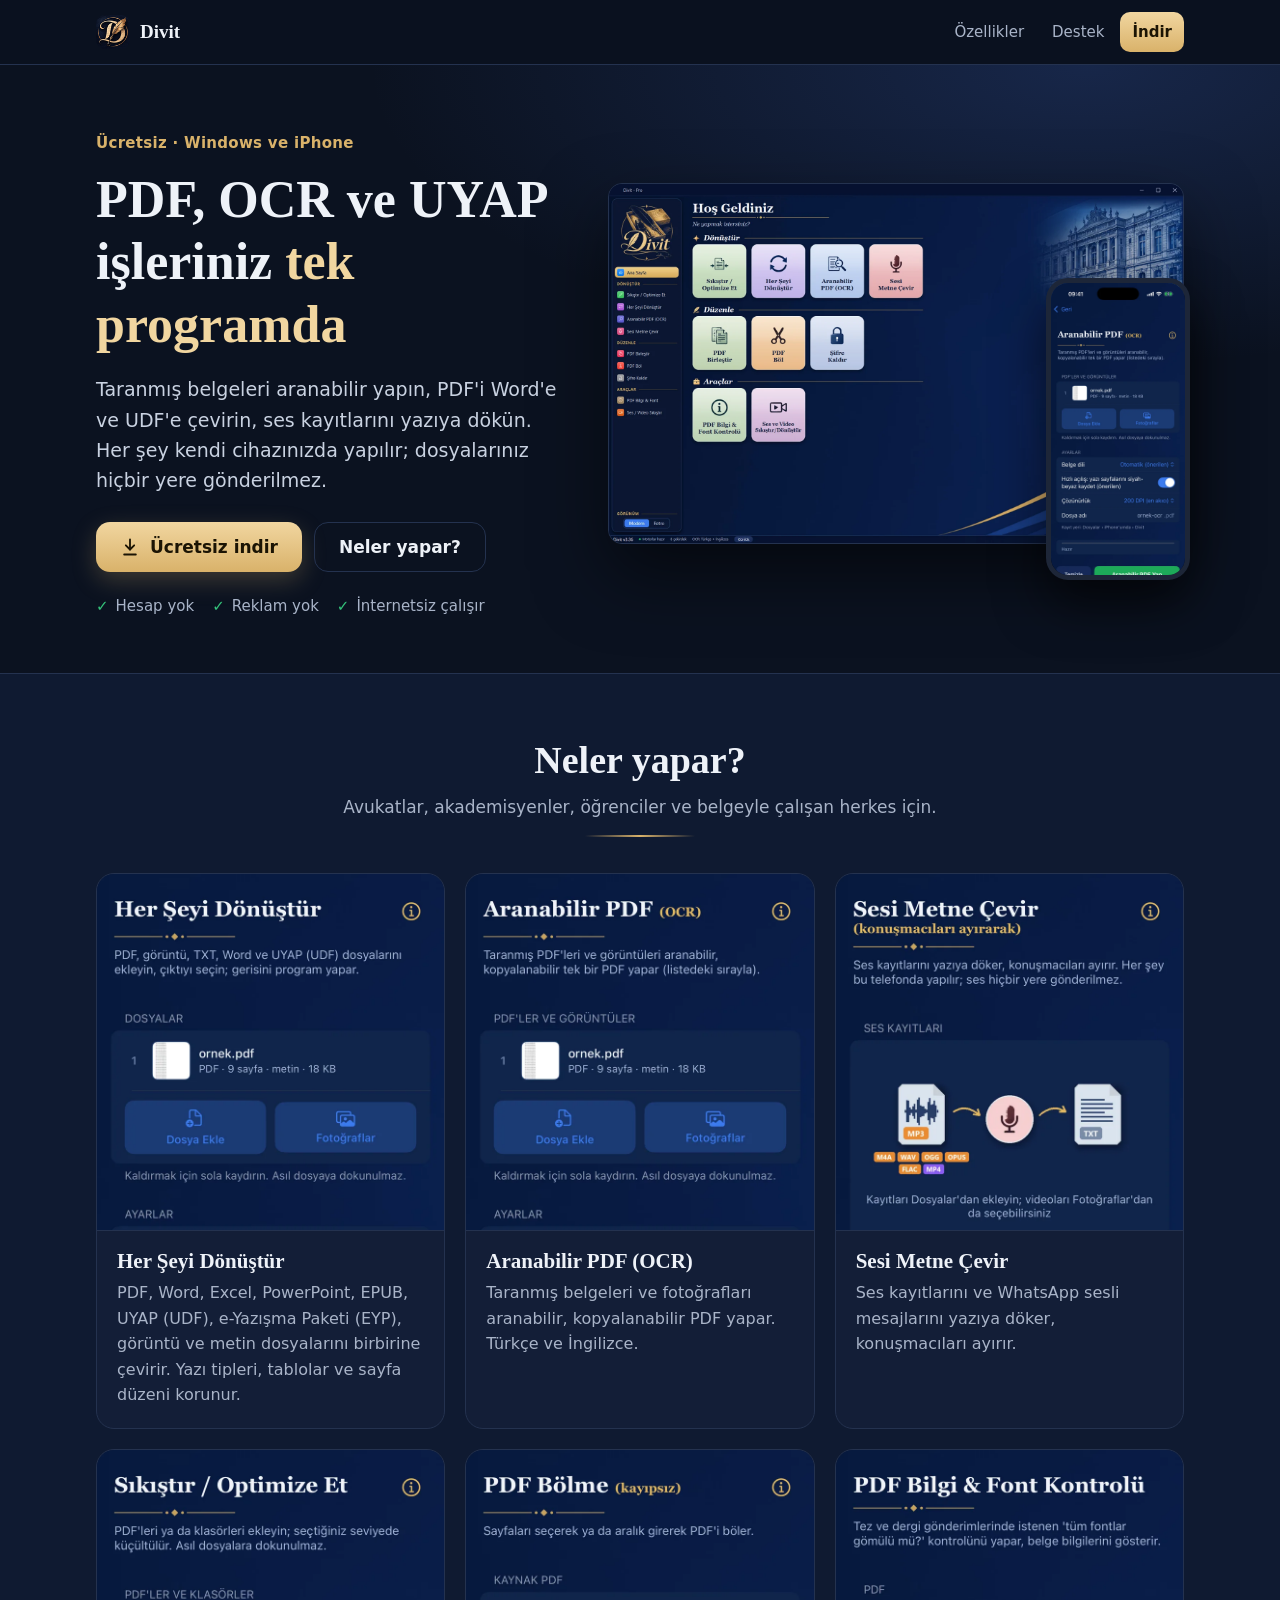
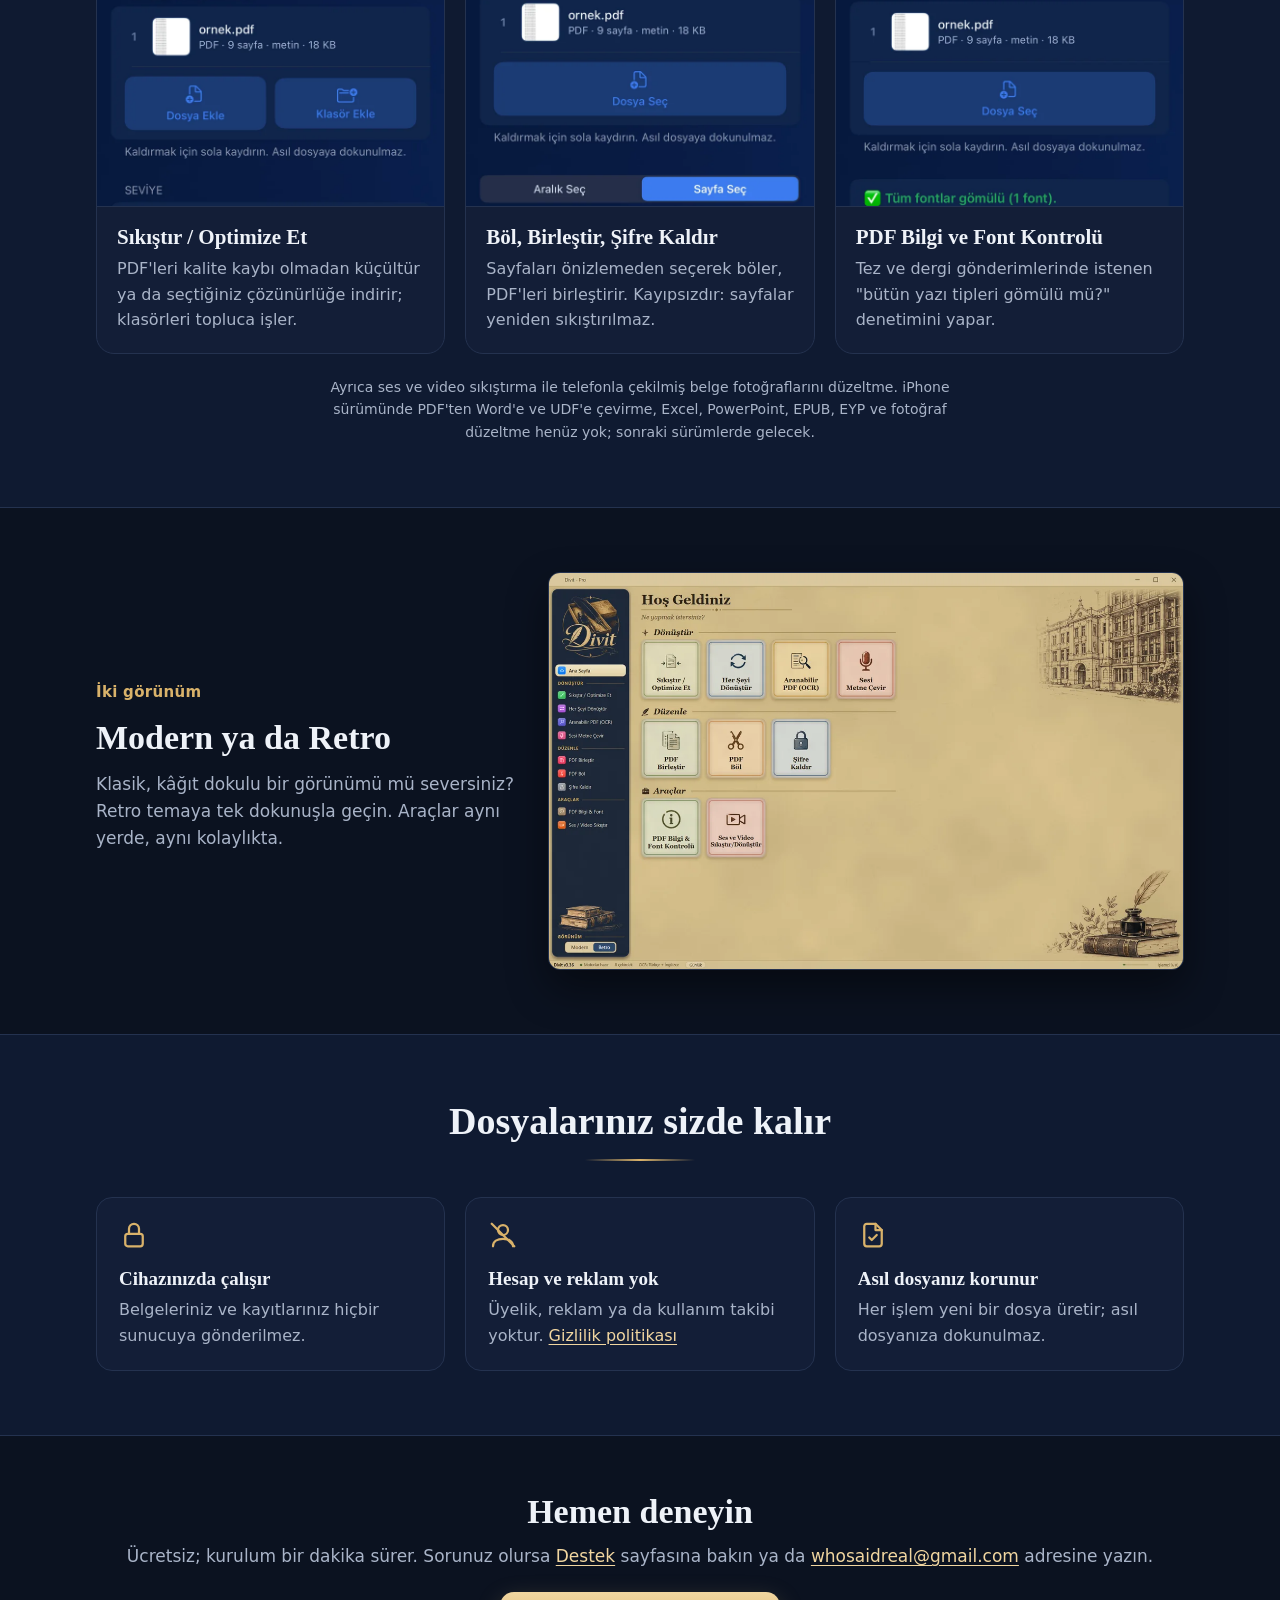
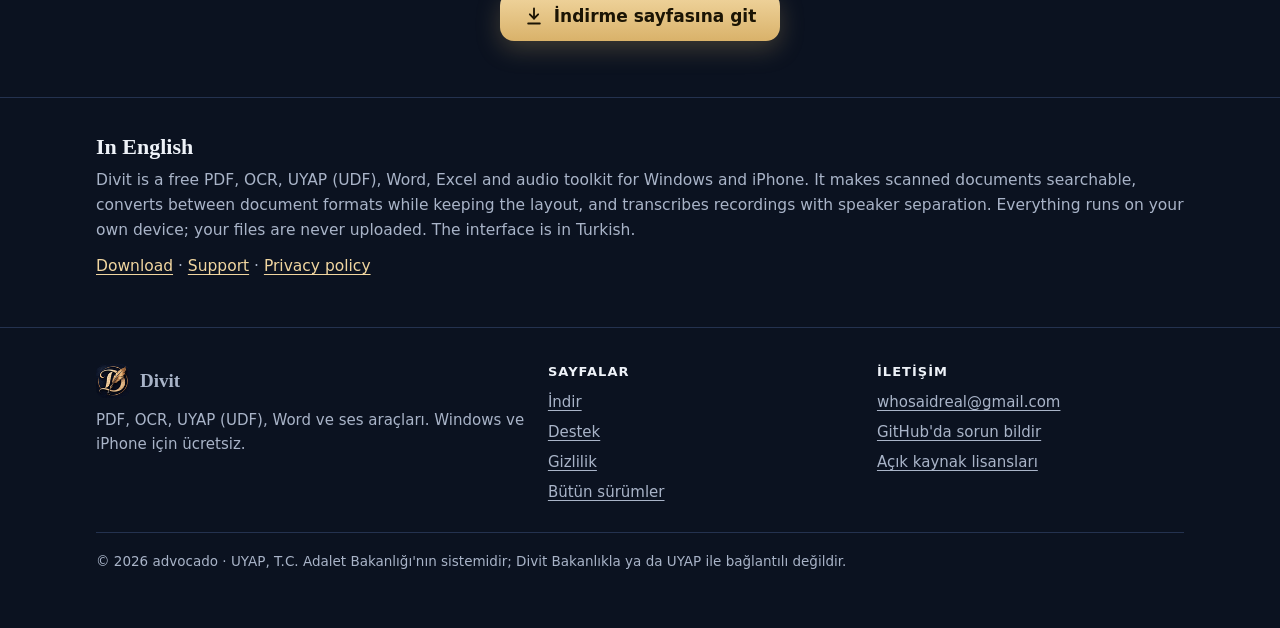
<file: index.html>
<!doctype html>
<html lang="tr">
<head>
<meta charset="utf-8">
<meta name="viewport" content="width=device-width, initial-scale=1">
<title>Divit · PDF, OCR, UYAP (UDF) ve Word araçları</title>
<meta name="description" content="Taranmış belgeleri aranabilir PDF yapın, PDF'i Word'e ve UDF'e çevirin, ses kayıtlarını yazıya dökün. Ücretsiz; Windows ve iPhone için. Dosyalarınız cihazınızdan çıkmaz.">
<meta name="theme-color" content="#0b1220">
<link rel="icon" href="img/simge-32.png" sizes="32x32">
<link rel="icon" href="img/simge-64.png" sizes="64x64">
<link rel="apple-touch-icon" href="img/simge-180.png">
<meta property="og:type" content="website">
<meta property="og:site_name" content="Divit">
<meta property="og:title" content="Divit">
<meta property="og:description" content="PDF, OCR, UYAP (UDF), Word ve ses araçları tek programda. Ücretsiz; Windows ve iPhone için.">
<meta property="og:url" content="https://whosaidreal.github.io/divit/">
<meta property="og:image" content="https://whosaidreal.github.io/divit/img/paylasim.jpg">
<meta property="og:image:width" content="1200">
<meta property="og:image:height" content="630">
<meta property="og:locale" content="tr_TR">
<meta name="twitter:card" content="summary_large_image">
<link rel="stylesheet" href="stil.css">
</head>
<body>
<header class="ust">
  <div class="kap">
    <a class="marka" href="./"><img src="img/simge-64.png" alt="" width="34" height="34"><span>Divit</span></a>
    <nav aria-label="Ana menü">
      <a class="genis" href="#ozellikler">Özellikler</a>
      <a href="destek.html">Destek</a>
      <a class="indir-kisa" href="indir.html">İndir</a>
    </nav>
  </div>
</header>

<main>
<section class="giris">
  <div class="kap">
    <div>
      <span class="etiket">Ücretsiz · Windows ve iPhone</span>
      <h1>PDF, OCR ve UYAP işleriniz <em>tek programda</em></h1>
      <p class="alt">Taranmış belgeleri aranabilir yapın, PDF'i Word'e ve UDF'e çevirin, ses kayıtlarını yazıya dökün.
        Her şey kendi cihazınızda yapılır; dosyalarınız hiçbir yere gönderilmez.</p>
      <div class="dugmeler">
        <a class="dugme" href="indir.html"><svg viewBox="0 0 24 24" fill="none" stroke="currentColor" stroke-width="2.2" stroke-linecap="round" stroke-linejoin="round" aria-hidden="true"><path d="M12 3v12"/><path d="m7 10 5 5 5-5"/><path d="M5 21h14"/></svg>Ücretsiz indir</a>
        <a class="dugme ikincil" href="#ozellikler">Neler yapar?</a>
      </div>
      <ul class="guven">
        <li>Hesap yok</li>
        <li>Reklam yok</li>
        <li>İnternetsiz çalışır</li>
      </ul>
    </div>
    <div class="vitrin">
      <img class="pc" src="img/pc-ana.webp" width="1600" height="1000" fetchpriority="high"
           alt="Windows'taki ana ekran: Dönüştür, Düzenle ve Araçlar bölümlerinde araç kutucukları">
      <img class="telefon" src="img/iphone-vitrin.webp" width="600" height="1304" alt="iPhone'da Aranabilir PDF sayfası">
    </div>
  </div>
</section>

<section class="bolum koyu" id="ozellikler">
  <div class="kap">
    <div class="bolum-baslik">
      <h2>Neler yapar?</h2>
      <p>Avukatlar, akademisyenler, öğrenciler ve belgeyle çalışan herkes için.</p>
      <div class="cizgi"></div>
    </div>
    <div class="izgara">
      <article class="kart">
        <img src="img/iphone-donustur.webp" width="720" height="740" loading="lazy" decoding="async" alt="Her Şeyi Dönüştür sayfası">
        <div class="metin"><h3>Her Şeyi Dönüştür</h3>
          <p>PDF, Word, Excel, PowerPoint, EPUB, UYAP (UDF), e-Yazışma Paketi (EYP), görüntü ve metin dosyalarını birbirine çevirir. Yazı tipleri, tablolar ve sayfa düzeni korunur.</p></div>
      </article>
      <article class="kart">
        <img src="img/iphone-ocr.webp" width="720" height="740" loading="lazy" decoding="async" alt="Aranabilir PDF (OCR) sayfası">
        <div class="metin"><h3>Aranabilir PDF (OCR)</h3>
          <p>Taranmış belgeleri ve fotoğrafları aranabilir, kopyalanabilir PDF yapar. Türkçe ve İngilizce.</p></div>
      </article>
      <article class="kart">
        <img src="img/iphone-ses.webp" width="720" height="740" loading="lazy" decoding="async" alt="Sesi Metne Çevir sayfası">
        <div class="metin"><h3>Sesi Metne Çevir</h3>
          <p>Ses kayıtlarını ve WhatsApp sesli mesajlarını yazıya döker, konuşmacıları ayırır.</p></div>
      </article>
      <article class="kart">
        <img src="img/iphone-sikistir.webp" width="720" height="740" loading="lazy" decoding="async" alt="Sıkıştır / Optimize Et sayfası">
        <div class="metin"><h3>Sıkıştır / Optimize Et</h3>
          <p>PDF'leri kalite kaybı olmadan küçültür ya da seçtiğiniz çözünürlüğe indirir; klasörleri topluca işler.</p></div>
      </article>
      <article class="kart">
        <img src="img/iphone-bol.webp" width="720" height="740" loading="lazy" decoding="async" alt="PDF Bölme sayfası">
        <div class="metin"><h3>Böl, Birleştir, Şifre Kaldır</h3>
          <p>Sayfaları önizlemeden seçerek böler, PDF'leri birleştirir. Kayıpsızdır: sayfalar yeniden sıkıştırılmaz.</p></div>
      </article>
      <article class="kart">
        <img src="img/iphone-bilgi.webp" width="720" height="740" loading="lazy" decoding="async" alt="PDF Bilgi ve Font Kontrolü sayfası">
        <div class="metin"><h3>PDF Bilgi ve Font Kontrolü</h3>
          <p>Tez ve dergi gönderimlerinde istenen "bütün yazı tipleri gömülü mü?" denetimini yapar.</p></div>
      </article>
    </div>
    <p class="dipnot">Ayrıca ses ve video sıkıştırma ile telefonla çekilmiş belge fotoğraflarını düzeltme. iPhone sürümünde
      PDF'ten Word'e ve UDF'e çevirme, Excel, PowerPoint, EPUB, EYP ve fotoğraf düzeltme henüz yok; sonraki sürümlerde gelecek.</p>
  </div>
</section>

<section class="bolum">
  <div class="kap temalar">
    <div>
      <span class="etiket">İki görünüm</span>
      <h2 class="yan-baslik">Modern ya da Retro</h2>
      <p class="soluk">Klasik, kâğıt dokulu bir görünümü mü seversiniz? Retro temaya tek dokunuşla geçin. Araçlar aynı
        yerde, aynı kolaylıkta.</p>
    </div>
    <figure>
      <img src="img/pc-retro.webp" width="1200" height="750" loading="lazy" decoding="async"
           alt="Retro görünümde ana ekran: kâğıt dokulu zemin ve aynı araç kutucukları">
    </figure>
  </div>
</section>

<section class="bolum koyu">
  <div class="kap">
    <div class="bolum-baslik">
      <h2>Dosyalarınız sizde kalır</h2>
      <div class="cizgi"></div>
    </div>
    <div class="ilkeler">
      <div class="ilke">
        <svg viewBox="0 0 24 24" fill="none" stroke="currentColor" stroke-width="1.8" stroke-linecap="round" stroke-linejoin="round" aria-hidden="true"><rect x="5" y="11" width="14" height="10" rx="2"/><path d="M8 11V7a4 4 0 0 1 8 0v4"/></svg>
        <h3>Cihazınızda çalışır</h3>
        <p>Belgeleriniz ve kayıtlarınız hiçbir sunucuya gönderilmez.</p>
      </div>
      <div class="ilke">
        <svg viewBox="0 0 24 24" fill="none" stroke="currentColor" stroke-width="1.8" stroke-linecap="round" stroke-linejoin="round" aria-hidden="true"><circle cx="12" cy="8" r="4"/><path d="M4 21c0-4 3.6-6 8-6s8 2 8 6"/><path d="M3 3l18 18"/></svg>
        <h3>Hesap ve reklam yok</h3>
        <p>Üyelik, reklam ya da kullanım takibi yoktur. <a href="gizlilik.html">Gizlilik politikası</a></p>
      </div>
      <div class="ilke">
        <svg viewBox="0 0 24 24" fill="none" stroke="currentColor" stroke-width="1.8" stroke-linecap="round" stroke-linejoin="round" aria-hidden="true"><path d="M14 3H7a2 2 0 0 0-2 2v14a2 2 0 0 0 2 2h10a2 2 0 0 0 2-2V8z"/><path d="M14 3v5h5"/><path d="m9 14 2 2 4-4"/></svg>
        <h3>Asıl dosyanız korunur</h3>
        <p>Her işlem yeni bir dosya üretir; asıl dosyanıza dokunulmaz.</p>
      </div>
    </div>
  </div>
</section>

<section class="cagri">
  <h2>Hemen deneyin</h2>
  <p>Ücretsiz; kurulum bir dakika sürer. Sorunuz olursa <a href="destek.html">Destek</a> sayfasına bakın ya da
    <a href="mailto:whosaidreal@gmail.com">whosaidreal@gmail.com</a> adresine yazın.</p>
  <a class="dugme" href="indir.html"><svg viewBox="0 0 24 24" fill="none" stroke="currentColor" stroke-width="2.2" stroke-linecap="round" stroke-linejoin="round" aria-hidden="true"><path d="M12 3v12"/><path d="m7 10 5 5 5-5"/><path d="M5 21h14"/></svg>İndirme sayfasına git</a>
</section>

<section class="ingilizce" lang="en">
  <div class="kap">
    <h2>In English</h2>
    <p>Divit is a free PDF, OCR, UYAP (UDF), Word, Excel and audio toolkit for Windows and iPhone. It makes
      scanned documents searchable, converts between document formats while keeping the layout, and transcribes
      recordings with speaker separation. Everything runs on your own device; your files are never uploaded. The
      interface is in Turkish.</p>
    <p><a href="indir.html">Download</a> · <a href="destek.html#en">Support</a> · <a href="gizlilik.html#en">Privacy policy</a></p>
  </div>
</section>
</main>

<footer class="alt-bilgi">
  <div class="kap">
    <div>
      <a class="marka" href="./"><img src="img/simge-64.png" alt="" width="34" height="34"><span>Divit</span></a>
      <p class="tanim">PDF, OCR, UYAP (UDF), Word ve ses araçları. Windows ve iPhone için ücretsiz.</p>
    </div>
    <div>
      <h3>Sayfalar</h3>
      <ul>
        <li><a href="indir.html">İndir</a></li>
        <li><a href="destek.html">Destek</a></li>
        <li><a href="gizlilik.html">Gizlilik</a></li>
        <li><a href="https://github.com/whosaidreal/divit/releases">Bütün sürümler</a></li>
      </ul>
    </div>
    <div>
      <h3>İletişim</h3>
      <ul>
        <li><a href="mailto:whosaidreal@gmail.com">whosaidreal@gmail.com</a></li>
        <li><a href="https://github.com/whosaidreal/divit/issues">GitHub'da sorun bildir</a></li>
        <li><a href="https://github.com/whosaidreal/divit/blob/main/THIRD_PARTY_NOTICES.txt">Açık kaynak lisansları</a></li>
      </ul>
    </div>
    <p class="yasal">© 2026 advocado · UYAP, T.C. Adalet Bakanlığı'nın sistemidir; Divit Bakanlıkla ya da UYAP
      ile bağlantılı değildir.</p>
  </div>
</footer>
</body>
</html>
</file>
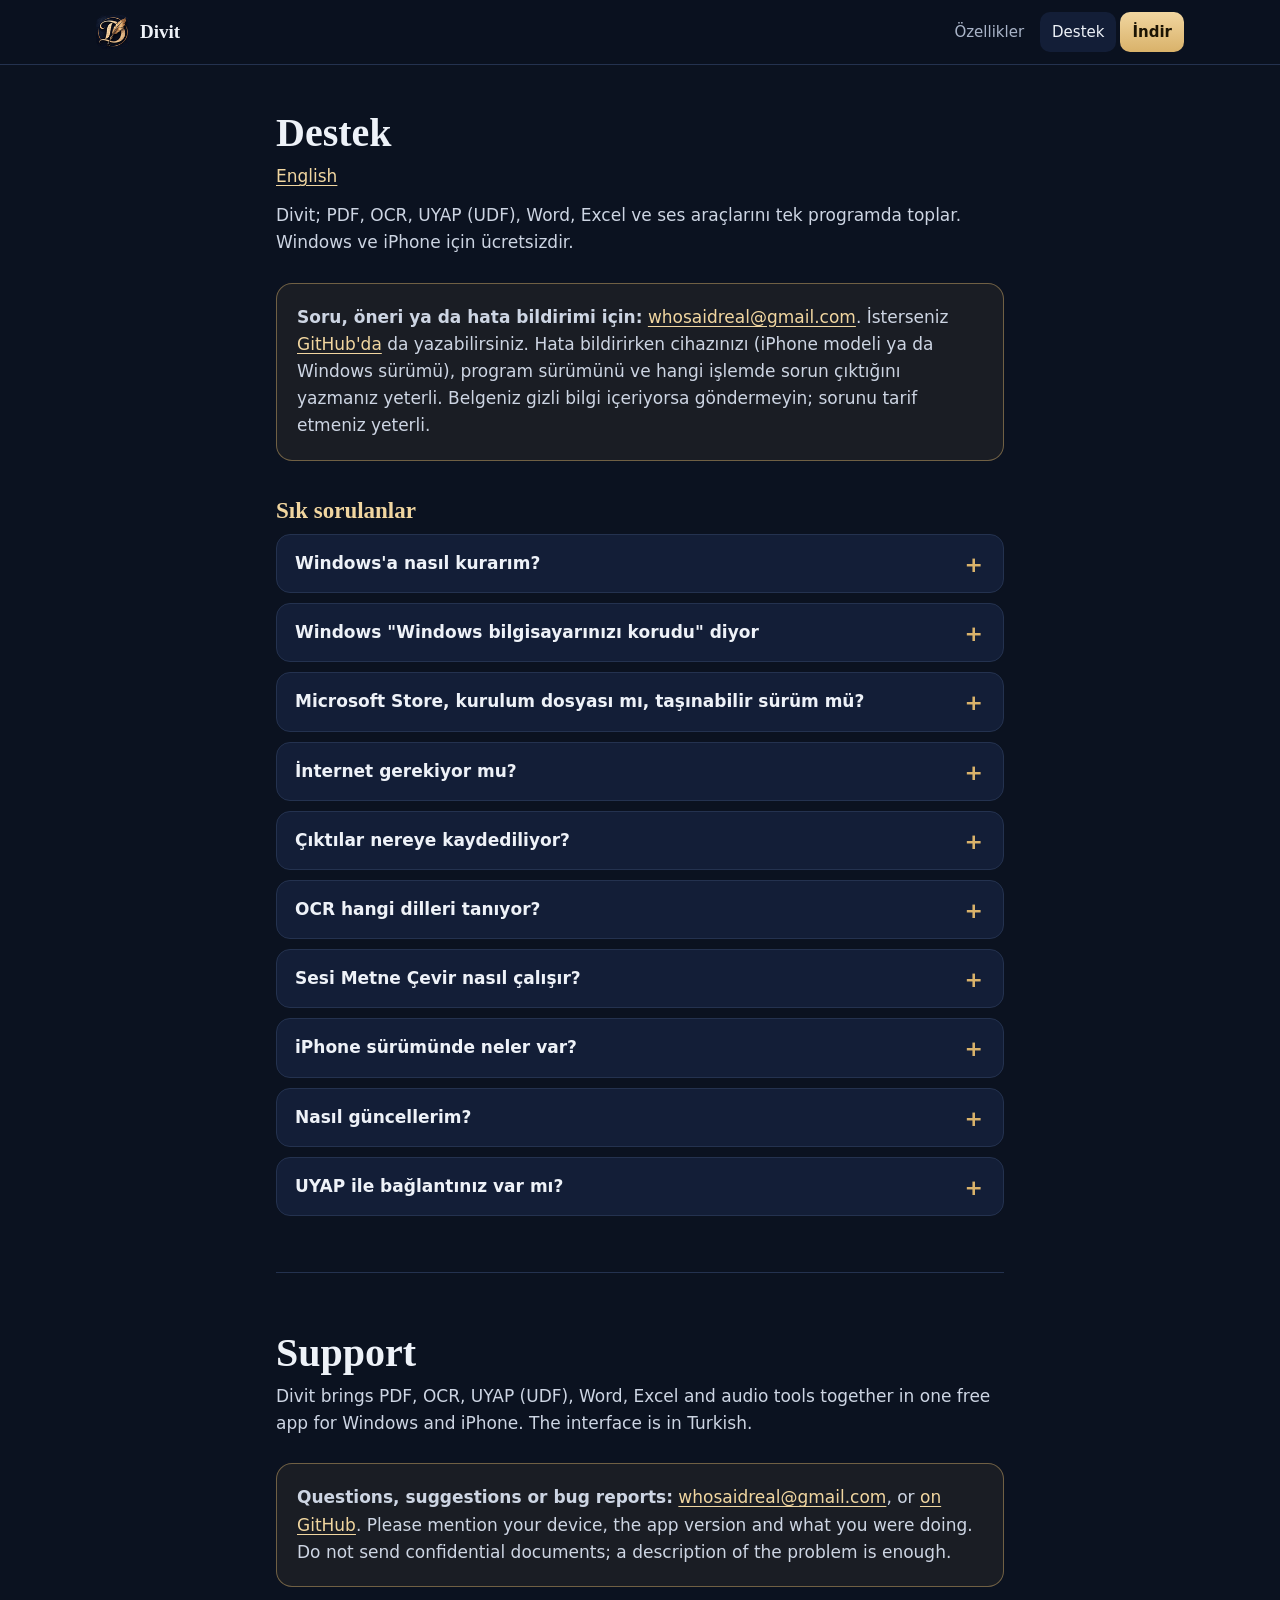
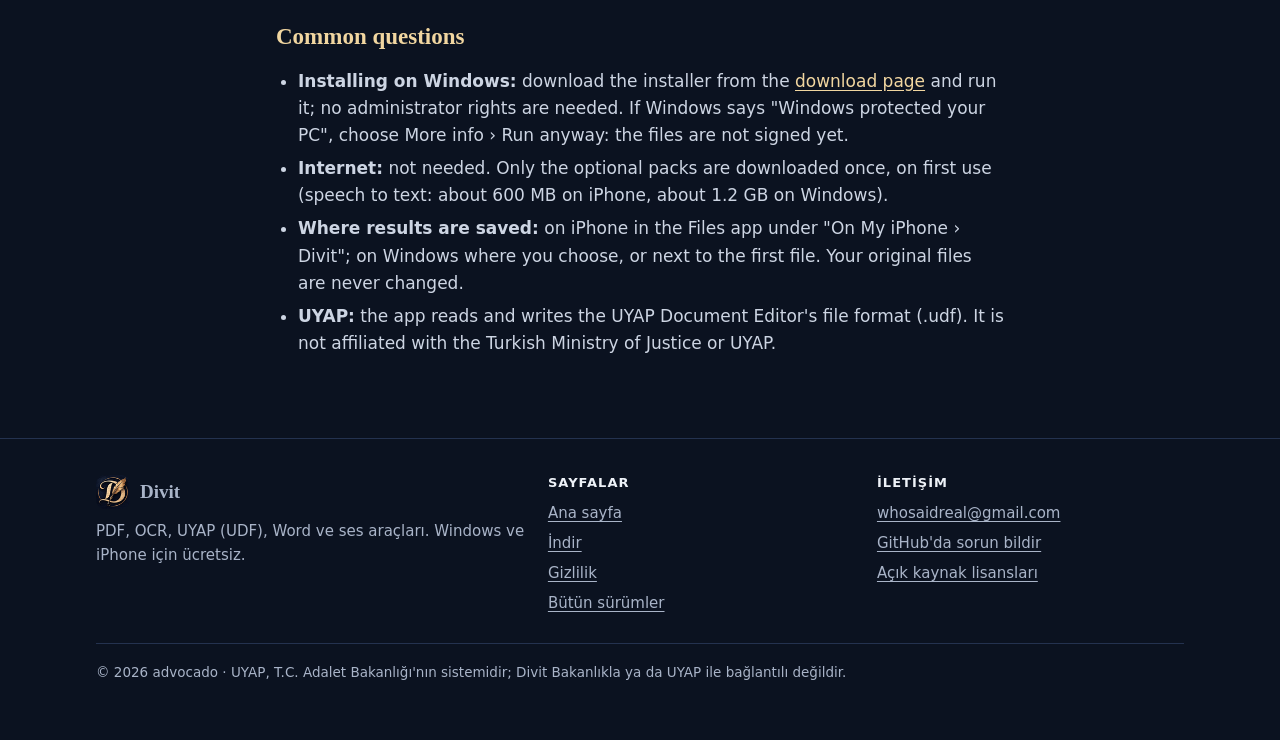
<file: destek.html>
<!doctype html>
<html lang="tr">
<head>
<meta charset="utf-8">
<meta name="viewport" content="width=device-width, initial-scale=1">
<title>Destek · Divit</title>
<meta name="description" content="Divit için sık sorulanlar ve iletişim.">
<meta name="theme-color" content="#0b1220">
<link rel="icon" href="img/simge-32.png" sizes="32x32">
<link rel="icon" href="img/simge-64.png" sizes="64x64">
<link rel="apple-touch-icon" href="img/simge-180.png">
<link rel="stylesheet" href="stil.css">
</head>
<body>
<header class="ust">
  <div class="kap">
    <a class="marka" href="./"><img src="img/simge-64.png" alt="" width="34" height="34"><span>Divit</span></a>
    <nav aria-label="Ana menü">
      <a class="genis" href="./#ozellikler">Özellikler</a>
      <a href="destek.html" aria-current="page">Destek</a>
      <a class="indir-kisa" href="indir.html">İndir</a>
    </nav>
  </div>
</header>

<main class="kap yazi-sayfasi">
  <h1>Destek</h1>
  <p class="soluk"><a href="#en">English</a></p>
  <p>Divit; PDF, OCR, UYAP (UDF), Word, Excel ve ses araçlarını tek programda toplar. Windows ve iPhone için
    ücretsizdir.</p>

  <div class="iletisim" id="iletisim">
    <p><b>Soru, öneri ya da hata bildirimi için:</b> <a href="mailto:whosaidreal@gmail.com">whosaidreal@gmail.com</a>.
      İsterseniz <a href="https://github.com/whosaidreal/divit/issues">GitHub'da</a> da yazabilirsiniz.
      Hata bildirirken cihazınızı (iPhone modeli ya da Windows sürümü), program sürümünü ve hangi işlemde sorun
      çıktığını yazmanız yeterli. Belgeniz gizli bilgi içeriyorsa göndermeyin; sorunu tarif etmeniz yeterli.</p>
  </div>

  <h2>Sık sorulanlar</h2>

  <details>
    <summary>Windows'a nasıl kurarım?</summary>
    <p><a href="indir.html">İndirme sayfasından</a> kurulum dosyasını indirip çift tıklayın. Yönetici izni gerekmez;
      program Başlat menüsüne ve isterseniz masaüstüne eklenir.</p>
  </details>
  <details>
    <summary>Windows "Windows bilgisayarınızı korudu" diyor</summary>
    <p>Dosyalar henüz dijital imzalı olmadığı için Windows tanımadığı programlarda bu uyarıyı gösterir. Önce
      <b>Ek bilgi</b>'ye, sonra <b>Yine de çalıştır</b>'a tıklayın. Her sürümün SHA-256 özeti
      <a href="https://github.com/whosaidreal/divit/releases">sürüm notunda</a> yazar.
      <a href="https://apps.microsoft.com/detail/9PJ38NG1TQ1H">Microsoft Store sürümü</a> bu uyarıyı göstermez.</p>
  </details>
  <details>
    <summary>Microsoft Store, kurulum dosyası mı, taşınabilir sürüm mü?</summary>
    <p>Üçü de aynı program. <a href="https://apps.microsoft.com/detail/9PJ38NG1TQ1H">Microsoft Store sürümü</a>
      kendiliğinden güncellenir ve uyarı göstermez. Kurulum dosyası Store kullanmayanlar için: program Başlat menüsünde
      ve masaüstünde durur, Ayarlar › Uygulamalar'dan kaldırılır. Bilgisayarda tek bir Divit kalır: kurulum
      dosyası Store sürümünü bulursa onun yerine geçmeyi önerir; ayarlarınız ve indirdiğiniz paketler korunur.
      Taşınabilir sürüm kurulmadan, tek dosya olarak çalışır; örneğin USB bellekte taşınabilir. Kaldırmak için dosyayı
      silmeniz yeterli.</p>
  </details>
  <details>
    <summary>İnternet gerekiyor mu?</summary>
    <p>Hayır. Yalnız isteğe bağlı paketler ilk kullanımda bir kez indirilir: iPhone'da "Sesi Metne Çevir"in modelleri
      (yaklaşık 600 MB); Windows'ta "Sesi Metne Çevir" ve "Ses ve Video" paketi (yaklaşık 1,2 GB) ve "Fotoğrafları
      düzelt" paketi (yaklaşık 78 MB). Sonra onlar da internetsiz çalışır.</p>
  </details>
  <details>
    <summary>Çıktılar nereye kaydediliyor?</summary>
    <p>iPhone'da Dosyalar uygulamasında "iPhone'umda › Divit" klasörüne. Windows'ta sayfadaki kayıt yerine;
      boş bırakırsanız ilk dosyanın yanına. Asıl dosyalarınıza dokunulmaz.</p>
  </details>
  <details>
    <summary>OCR hangi dilleri tanıyor?</summary>
    <p>Türkçe ve İngilizce. "Belge dili" Otomatik'te kalırsa program dili kendisi seçer.</p>
  </details>
  <details>
    <summary>Sesi Metne Çevir nasıl çalışır?</summary>
    <p>Ses kayıtlarını ve WhatsApp sesli mesajlarını bilgisayarınızda ya da telefonunuzda yazıya döker; konuşmacıları
      "Konuşmacı 1, 2…" diye ayırır. Windows'ta NVIDIA ekran kartı varsa çok daha hızlıdır. Uzun kayıtlar biraz zaman
      alabilir.</p>
  </details>
  <details>
    <summary>iPhone sürümünde neler var?</summary>
    <p>Sıkıştırma, dönüştürme, OCR, sesi metne çevirme, ses ve video sıkıştırma, birleştirme, bölme, şifre kaldırma ve PDF
      bilgi. PDF'ten Word'e ve
      UDF'e çevirme, Excel ve fotoğraf düzeltme şimdilik yalnız Windows'ta; sonraki sürümlerde iPhone'a da gelecek.</p>
  </details>
  <details>
    <summary>Nasıl güncellerim?</summary>
    <p>Yeni sürüm çıkınca <a href="indir.html">indirme sayfasından</a> indirip kurmanız yeterli; ayarlarınız korunur.
      Microsoft Store ve App Store sürümleri kendiliğinden güncellenir.</p>
  </details>
  <details>
    <summary>UYAP ile bağlantınız var mı?</summary>
    <p>Hayır. Program UYAP Doküman Editörü'nün dosya biçimini (.udf) okuyup yazabilir; T.C. Adalet Bakanlığı ya da UYAP
      ile bir bağlantısı yoktur.</p>
  </details>

  <hr>

  <section id="en" lang="en">
    <h1>Support</h1>
    <p>Divit brings PDF, OCR, UYAP (UDF), Word, Excel and audio tools together in one free app for Windows and
      iPhone. The interface is in Turkish.</p>
    <div class="iletisim">
      <p><b>Questions, suggestions or bug reports:</b> <a href="mailto:whosaidreal@gmail.com">whosaidreal@gmail.com</a>, or
        <a href="https://github.com/whosaidreal/divit/issues">on GitHub</a>. Please mention your device, the app
        version and what you were doing. Do not send confidential documents; a description of the problem is enough.</p>
    </div>
    <h2>Common questions</h2>
    <ul>
      <li><b>Installing on Windows:</b> download the installer from the <a href="indir.html">download page</a> and run it;
        no administrator rights are needed. If Windows says "Windows protected your PC", choose More info › Run anyway:
        the files are not signed yet.</li>
      <li><b>Internet:</b> not needed. Only the optional packs are downloaded once, on first use (speech to text: about
        600 MB on iPhone, about 1.2 GB on Windows).</li>
      <li><b>Where results are saved:</b> on iPhone in the Files app under "On My iPhone › Divit"; on Windows
        where you choose, or next to the first file. Your original files are never changed.</li>
      <li><b>UYAP:</b> the app reads and writes the UYAP Document Editor's file format (.udf). It is not affiliated with
        the Turkish Ministry of Justice or UYAP.</li>
    </ul>
  </section>
</main>

<footer class="alt-bilgi">
  <div class="kap">
    <div>
      <a class="marka" href="./"><img src="img/simge-64.png" alt="" width="34" height="34"><span>Divit</span></a>
      <p class="tanim">PDF, OCR, UYAP (UDF), Word ve ses araçları. Windows ve iPhone için ücretsiz.</p>
    </div>
    <div>
      <h3>Sayfalar</h3>
      <ul>
        <li><a href="./">Ana sayfa</a></li>
        <li><a href="indir.html">İndir</a></li>
        <li><a href="gizlilik.html">Gizlilik</a></li>
        <li><a href="https://github.com/whosaidreal/divit/releases">Bütün sürümler</a></li>
      </ul>
    </div>
    <div>
      <h3>İletişim</h3>
      <ul>
        <li><a href="mailto:whosaidreal@gmail.com">whosaidreal@gmail.com</a></li>
        <li><a href="https://github.com/whosaidreal/divit/issues">GitHub'da sorun bildir</a></li>
        <li><a href="https://github.com/whosaidreal/divit/blob/main/THIRD_PARTY_NOTICES.txt">Açık kaynak lisansları</a></li>
      </ul>
    </div>
    <p class="yasal">© 2026 advocado · UYAP, T.C. Adalet Bakanlığı'nın sistemidir; Divit Bakanlıkla ya da UYAP
      ile bağlantılı değildir.</p>
  </div>
</footer>
</body>
</html>
</file>
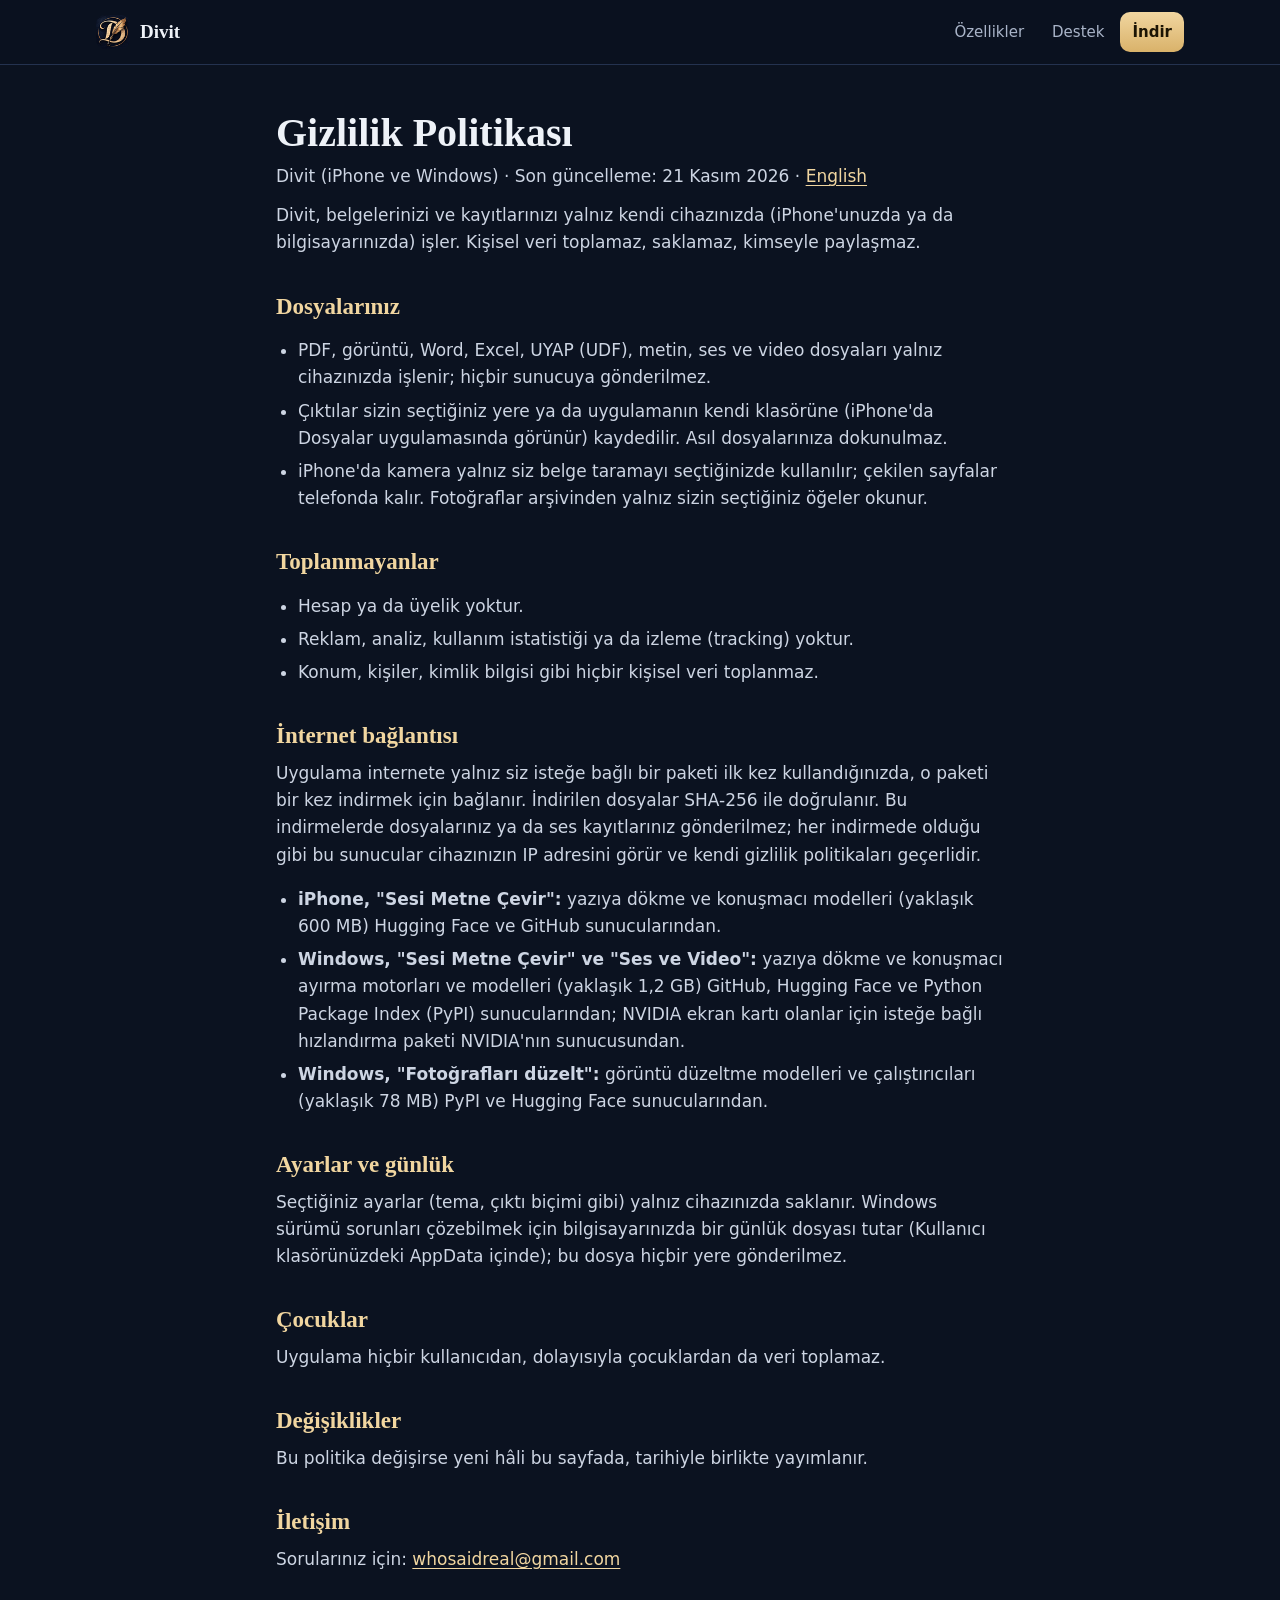
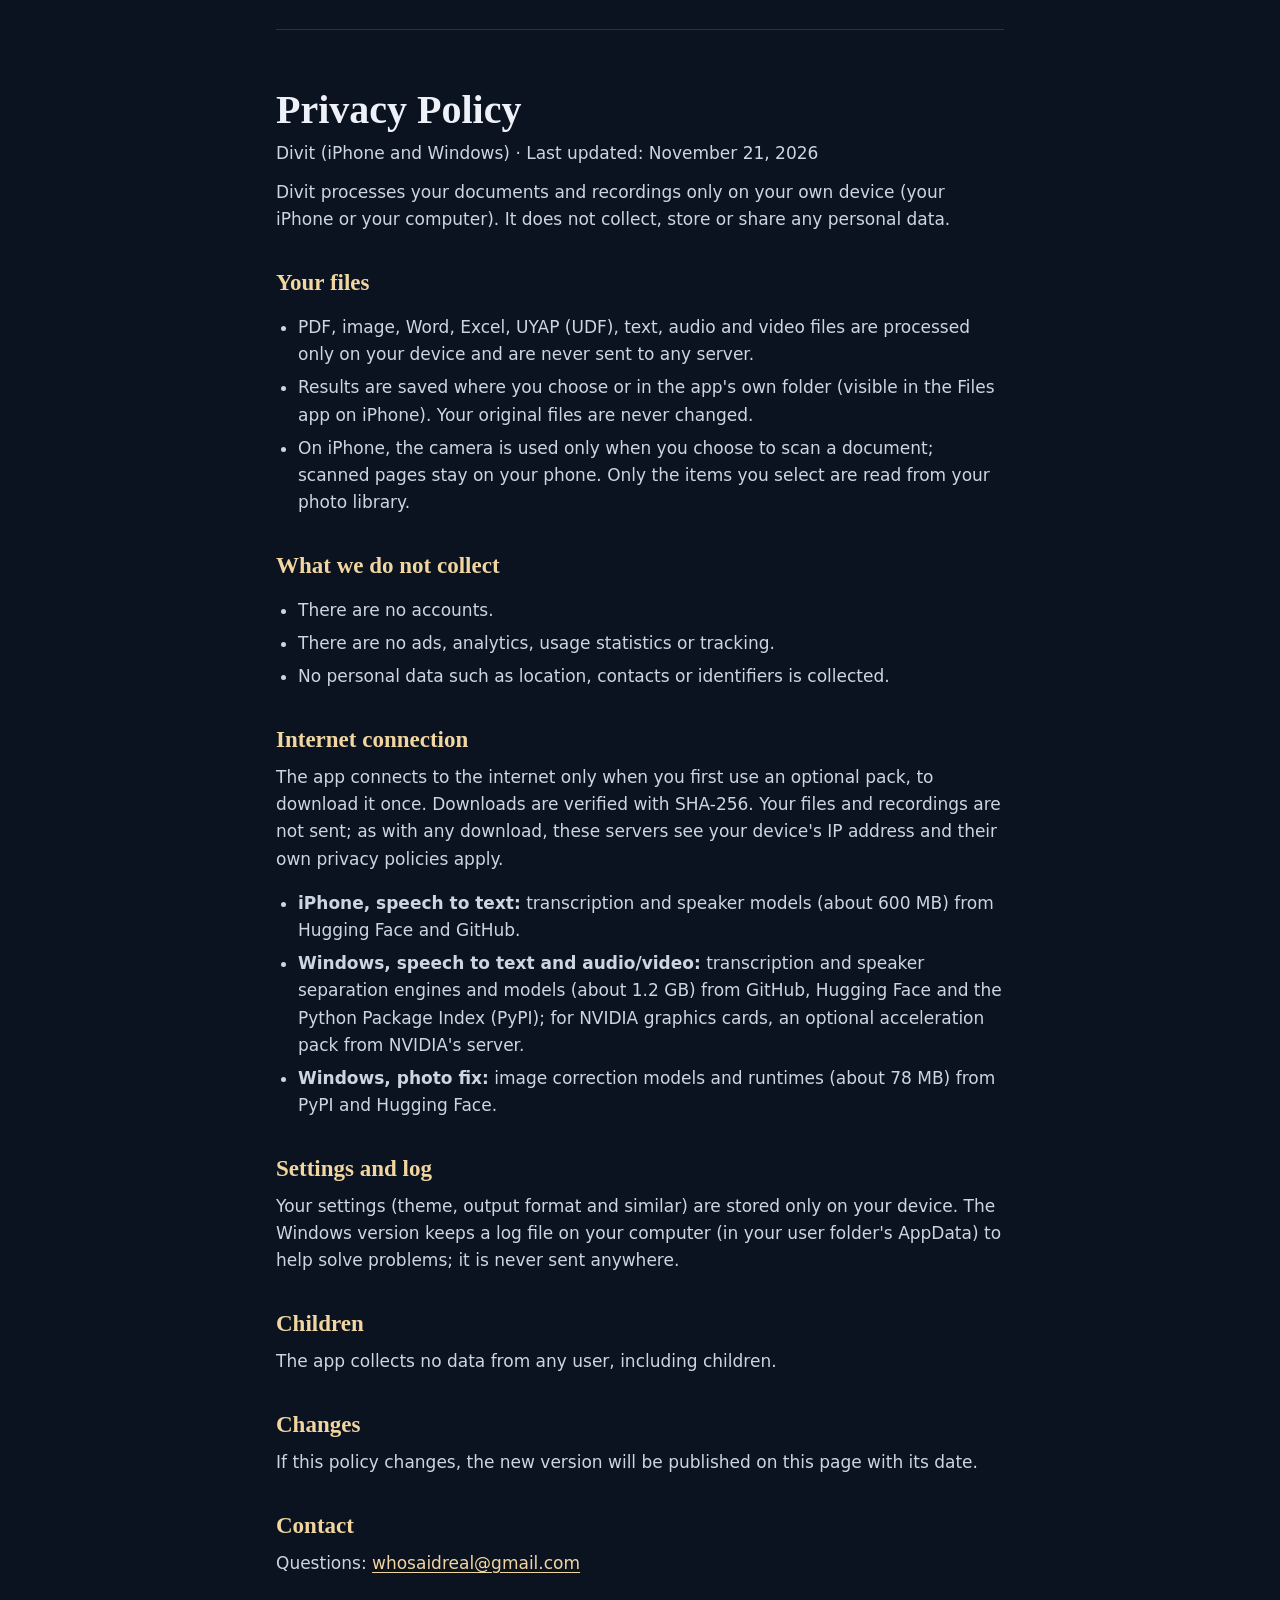
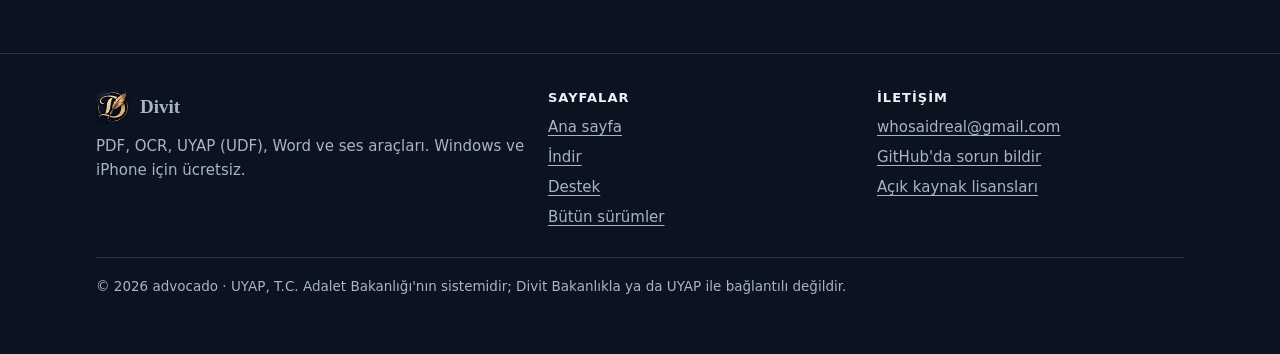
<file: gizlilik.html>
<!doctype html>
<html lang="tr">
<head>
<meta charset="utf-8">
<meta name="viewport" content="width=device-width, initial-scale=1">
<title>Gizlilik Politikası · Divit</title>
<meta name="description" content="Divit kişisel veri toplamaz; belgeleriniz yalnız kendi cihazınızda işlenir.">
<meta name="theme-color" content="#0b1220">
<link rel="icon" href="img/simge-32.png" sizes="32x32">
<link rel="icon" href="img/simge-64.png" sizes="64x64">
<link rel="apple-touch-icon" href="img/simge-180.png">
<link rel="stylesheet" href="stil.css">
</head>
<body>
<header class="ust">
  <div class="kap">
    <a class="marka" href="./"><img src="img/simge-64.png" alt="" width="34" height="34"><span>Divit</span></a>
    <nav aria-label="Ana menü">
      <a class="genis" href="./#ozellikler">Özellikler</a>
      <a href="destek.html">Destek</a>
      <a class="indir-kisa" href="indir.html">İndir</a>
    </nav>
  </div>
</header>

<main class="kap yazi-sayfasi">
<h1>Gizlilik Politikası</h1>
<p class="soluk">Divit (iPhone ve Windows) · Son güncelleme: 21 Kasım 2026 · <a href="#en">English</a></p>

<p>Divit, belgelerinizi ve kayıtlarınızı yalnız kendi cihazınızda (iPhone'unuzda ya da bilgisayarınızda)
işler. Kişisel veri toplamaz, saklamaz, kimseyle paylaşmaz.</p>

<h2>Dosyalarınız</h2>
<ul>
  <li>PDF, görüntü, Word, Excel, UYAP (UDF), metin, ses ve video dosyaları yalnız cihazınızda işlenir; hiçbir sunucuya
    gönderilmez.</li>
  <li>Çıktılar sizin seçtiğiniz yere ya da uygulamanın kendi klasörüne (iPhone'da Dosyalar uygulamasında görünür)
    kaydedilir. Asıl dosyalarınıza dokunulmaz.</li>
  <li>iPhone'da kamera yalnız siz belge taramayı seçtiğinizde kullanılır; çekilen sayfalar telefonda kalır. Fotoğraflar
    arşivinden yalnız sizin seçtiğiniz öğeler okunur.</li>
</ul>

<h2>Toplanmayanlar</h2>
<ul>
  <li>Hesap ya da üyelik yoktur.</li>
  <li>Reklam, analiz, kullanım istatistiği ya da izleme (tracking) yoktur.</li>
  <li>Konum, kişiler, kimlik bilgisi gibi hiçbir kişisel veri toplanmaz.</li>
</ul>

<h2>İnternet bağlantısı</h2>
<p>Uygulama internete yalnız siz isteğe bağlı bir paketi ilk kez kullandığınızda, o paketi bir kez indirmek için
bağlanır. İndirilen dosyalar SHA-256 ile doğrulanır. Bu indirmelerde dosyalarınız ya da ses kayıtlarınız gönderilmez;
her indirmede olduğu gibi bu sunucular cihazınızın IP adresini görür ve kendi gizlilik politikaları geçerlidir.</p>
<ul>
  <li><b>iPhone, "Sesi Metne Çevir":</b> yazıya dökme ve konuşmacı modelleri (yaklaşık 600 MB) Hugging Face ve GitHub
    sunucularından.</li>
  <li><b>Windows, "Sesi Metne Çevir" ve "Ses ve Video":</b> yazıya dökme ve konuşmacı ayırma motorları ve modelleri
    (yaklaşık 1,2 GB) GitHub, Hugging Face ve Python Package Index (PyPI) sunucularından; NVIDIA ekran kartı olanlar
    için isteğe bağlı hızlandırma paketi NVIDIA'nın sunucusundan.</li>
  <li><b>Windows, "Fotoğrafları düzelt":</b> görüntü düzeltme modelleri ve çalıştırıcıları (yaklaşık 78 MB) PyPI ve
    Hugging Face sunucularından.</li>
</ul>

<h2>Ayarlar ve günlük</h2>
<p>Seçtiğiniz ayarlar (tema, çıktı biçimi gibi) yalnız cihazınızda saklanır. Windows sürümü sorunları
çözebilmek için bilgisayarınızda bir günlük dosyası tutar (Kullanıcı klasörünüzdeki AppData içinde); bu dosya hiçbir
yere gönderilmez.</p>

<h2>Çocuklar</h2>
<p>Uygulama hiçbir kullanıcıdan, dolayısıyla çocuklardan da veri toplamaz.</p>

<h2>Değişiklikler</h2>
<p>Bu politika değişirse yeni hâli bu sayfada, tarihiyle birlikte yayımlanır.</p>

<h2>İletişim</h2>
<p>Sorularınız için: <a href="mailto:whosaidreal@gmail.com">whosaidreal@gmail.com</a></p>

<hr>

<section id="en" lang="en">
<h1>Privacy Policy</h1>
<p class="soluk">Divit (iPhone and Windows) · Last updated: November 21, 2026</p>

<p>Divit processes your documents and recordings only on your own device (your iPhone or your computer).
It does not collect, store or share any personal data.</p>

<h2>Your files</h2>
<ul>
  <li>PDF, image, Word, Excel, UYAP (UDF), text, audio and video files are processed only on your device and are never
    sent to any server.</li>
  <li>Results are saved where you choose or in the app's own folder (visible in the Files app on iPhone). Your
    original files are never changed.</li>
  <li>On iPhone, the camera is used only when you choose to scan a document; scanned pages stay on your phone. Only the
    items you select are read from your photo library.</li>
</ul>

<h2>What we do not collect</h2>
<ul>
  <li>There are no accounts.</li>
  <li>There are no ads, analytics, usage statistics or tracking.</li>
  <li>No personal data such as location, contacts or identifiers is collected.</li>
</ul>

<h2>Internet connection</h2>
<p>The app connects to the internet only when you first use an optional pack, to download it once. Downloads are
verified with SHA-256. Your files and recordings are not sent; as with any download, these servers see your device's
IP address and their own privacy policies apply.</p>
<ul>
  <li><b>iPhone, speech to text:</b> transcription and speaker models (about 600 MB) from Hugging Face and GitHub.</li>
  <li><b>Windows, speech to text and audio/video:</b> transcription and speaker separation engines and models (about
    1.2 GB) from GitHub, Hugging Face and the Python Package Index (PyPI); for NVIDIA graphics cards, an optional
    acceleration pack from NVIDIA's server.</li>
  <li><b>Windows, photo fix:</b> image correction models and runtimes (about 78 MB) from PyPI and Hugging Face.</li>
</ul>

<h2>Settings and log</h2>
<p>Your settings (theme, output format and similar) are stored only on your device. The Windows version keeps a log
file on your computer (in your user folder's AppData) to help solve problems; it is never sent anywhere.</p>

<h2>Children</h2>
<p>The app collects no data from any user, including children.</p>

<h2>Changes</h2>
<p>If this policy changes, the new version will be published on this page with its date.</p>

<h2>Contact</h2>
<p>Questions: <a href="mailto:whosaidreal@gmail.com">whosaidreal@gmail.com</a></p>
</section>
</main>

<footer class="alt-bilgi">
  <div class="kap">
    <div>
      <a class="marka" href="./"><img src="img/simge-64.png" alt="" width="34" height="34"><span>Divit</span></a>
      <p class="tanim">PDF, OCR, UYAP (UDF), Word ve ses araçları. Windows ve iPhone için ücretsiz.</p>
    </div>
    <div>
      <h3>Sayfalar</h3>
      <ul>
        <li><a href="./">Ana sayfa</a></li>
        <li><a href="indir.html">İndir</a></li>
        <li><a href="destek.html">Destek</a></li>
        <li><a href="https://github.com/whosaidreal/divit/releases">Bütün sürümler</a></li>
      </ul>
    </div>
    <div>
      <h3>İletişim</h3>
      <ul>
        <li><a href="mailto:whosaidreal@gmail.com">whosaidreal@gmail.com</a></li>
        <li><a href="https://github.com/whosaidreal/divit/issues">GitHub'da sorun bildir</a></li>
        <li><a href="https://github.com/whosaidreal/divit/blob/main/THIRD_PARTY_NOTICES.txt">Açık kaynak lisansları</a></li>
      </ul>
    </div>
    <p class="yasal">© 2026 advocado · UYAP, T.C. Adalet Bakanlığı'nın sistemidir; Divit Bakanlıkla ya da UYAP
      ile bağlantılı değildir.</p>
  </div>
</footer>
</body>
</html>
</file>
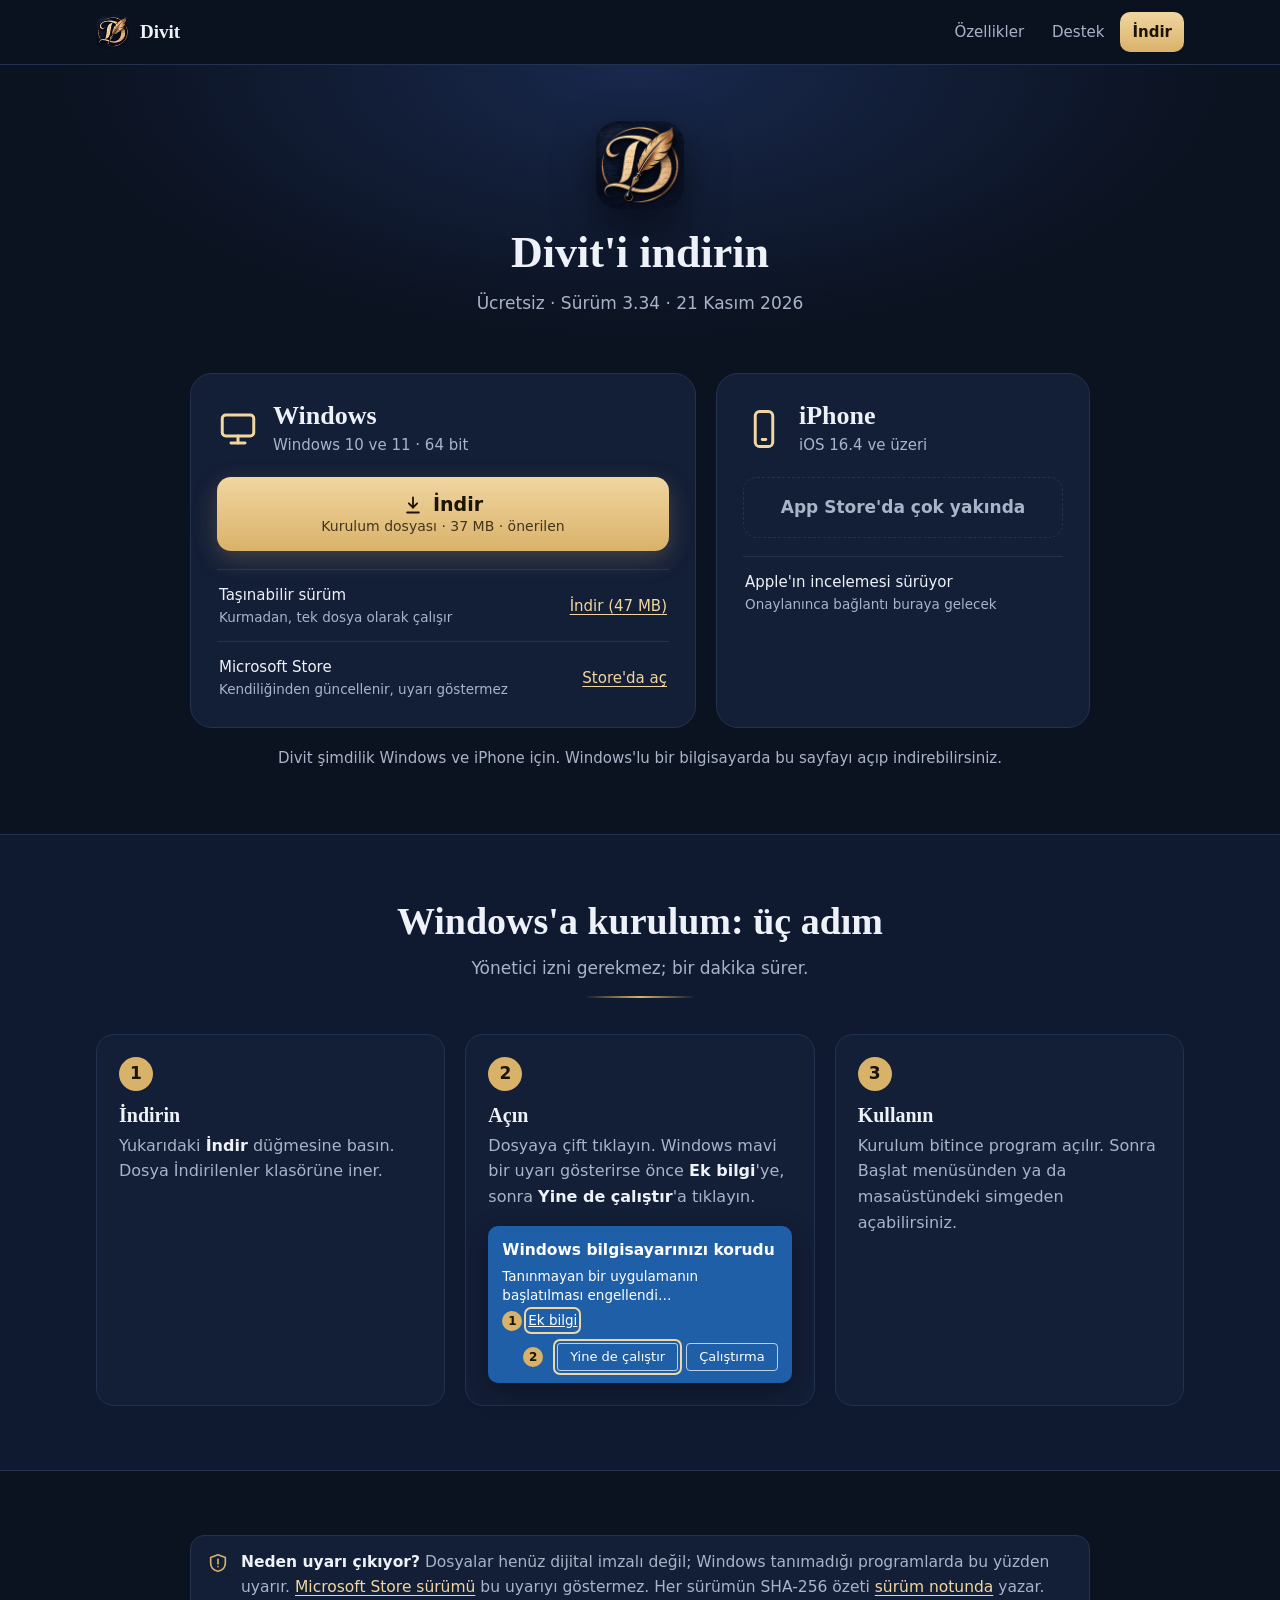
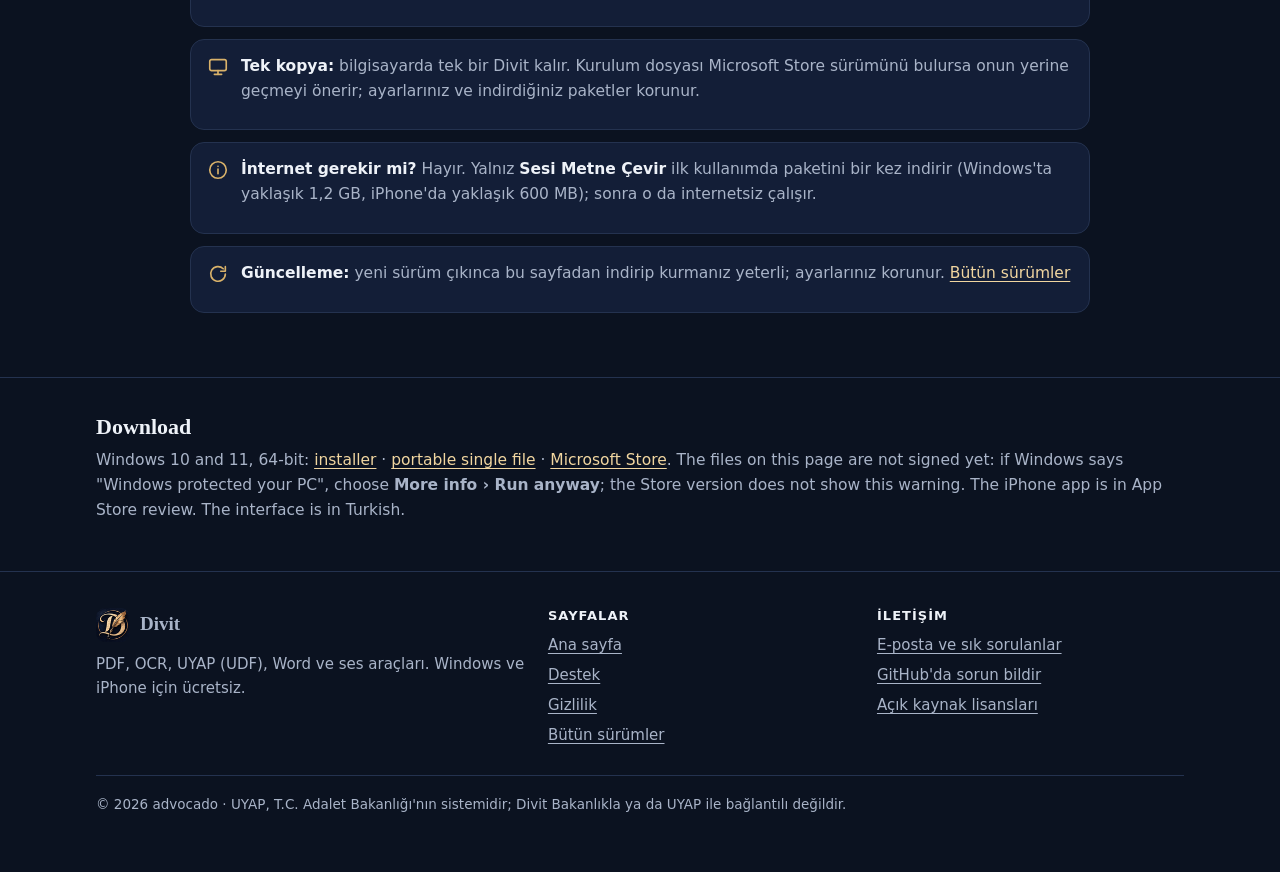
<file: indir.html>
<!doctype html>
<html lang="tr">
<head>
<meta charset="utf-8">
<meta name="viewport" content="width=device-width, initial-scale=1">
<title>İndir · Divit</title>
<meta name="description" content="Divit'i ücretsiz indirin: Windows için kurulum dosyası ya da taşınabilir sürüm; iPhone için App Store.">
<meta name="theme-color" content="#0b1220">
<link rel="icon" href="img/simge-32.png" sizes="32x32">
<link rel="icon" href="img/simge-64.png" sizes="64x64">
<link rel="apple-touch-icon" href="img/simge-180.png">
<meta property="og:type" content="website">
<meta property="og:site_name" content="Divit">
<meta property="og:title" content="Divit'i indirin">
<meta property="og:description" content="Ücretsiz. Windows için kurulum dosyası ya da taşınabilir sürüm; iPhone için App Store.">
<meta property="og:url" content="https://whosaidreal.github.io/divit/indir.html">
<meta property="og:image" content="https://whosaidreal.github.io/divit/img/paylasim.jpg">
<meta property="og:image:width" content="1200">
<meta property="og:image:height" content="630">
<meta property="og:locale" content="tr_TR">
<meta name="twitter:card" content="summary_large_image">
<link rel="stylesheet" href="stil.css">
<script>
  // Ziyaretçinin cihazı: ona uyan kart öne çıkar
  (function () {
    var ua = navigator.userAgent;
    var ios = /iPhone|iPad|iPod/.test(ua) || (/Macintosh/.test(ua) && navigator.maxTouchPoints > 1);
    document.documentElement.setAttribute("data-cihaz", ios ? "iphone" : /Windows/.test(ua) ? "windows" : "diger");
  })();
</script>
</head>
<body>
<header class="ust">
  <div class="kap">
    <a class="marka" href="./"><img src="img/simge-64.png" alt="" width="34" height="34"><span>Divit</span></a>
    <nav aria-label="Ana menü">
      <a class="genis" href="./#ozellikler">Özellikler</a>
      <a href="destek.html">Destek</a>
      <a class="indir-kisa" href="indir.html" aria-current="page">İndir</a>
    </nav>
  </div>
</header>

<main>
<section class="indir-ust">
  <div class="kap">
    <img src="img/simge-180.png" width="88" height="88" alt="">
    <h1>Divit'i indirin</h1>
    <p>Ücretsiz · Sürüm <span data-surum>3.34</span> · <span data-tarih>21 Kasım 2026</span></p>
  </div>
</section>

<section class="bolum platform-bolumu">
  <div class="kap">
    <div class="platformlar">
      <article class="platform windows">
        <span class="sizin">Sizin cihazınız</span>
        <div class="bas">
          <svg viewBox="0 0 24 24" fill="none" stroke="currentColor" stroke-width="1.7" stroke-linecap="round" stroke-linejoin="round" aria-hidden="true"><rect x="3" y="4" width="18" height="12" rx="2"/><path d="M8 20h8"/><path d="M12 16v4"/></svg>
          <div>
            <h2>Windows</h2>
            <p>Windows 10 ve 11 · 64 bit</p>
          </div>
        </div>
        <a class="dugme" href="https://github.com/whosaidreal/divit/releases/latest/download/Divit_Setup.exe">
          <span class="ust-satir"><svg viewBox="0 0 24 24" fill="none" stroke="currentColor" stroke-width="2.2" stroke-linecap="round" stroke-linejoin="round" aria-hidden="true"><path d="M12 3v12"/><path d="m7 10 5 5 5-5"/><path d="M5 21h14"/></svg>İndir</span>
          <small>Kurulum dosyası · <span data-boyut="Divit_Setup.exe">37 MB</span> · önerilen</small>
        </a>
        <ul class="secenekler">
          <li>
            <span class="ad">Taşınabilir sürüm<small>Kurmadan, tek dosya olarak çalışır</small></span>
            <a href="https://github.com/whosaidreal/divit/releases/latest/download/Divit_Portable.exe">İndir (<span data-boyut="Divit_Portable.exe">47 MB</span>)</a>
          </li>
          <li>
            <span class="ad">Microsoft Store<small>Kendiliğinden güncellenir, uyarı göstermez</small></span>
            <a href="https://apps.microsoft.com/detail/9PJ38NG1TQ1H">Store'da aç</a>
          </li>
        </ul>
      </article>

      <article class="platform iphone">
        <span class="sizin">Sizin cihazınız</span>
        <div class="bas">
          <svg viewBox="0 0 24 24" fill="none" stroke="currentColor" stroke-width="1.7" stroke-linecap="round" stroke-linejoin="round" aria-hidden="true"><rect x="7" y="2" width="10" height="20" rx="2.5"/><path d="M11 18h2"/></svg>
          <div>
            <h2>iPhone</h2>
            <p>iOS 16.4 ve üzeri</p>
          </div>
        </div>
        <div class="kapali">App Store'da çok yakında</div>
        <ul class="secenekler">
          <li><span class="ad">Apple'ın incelemesi sürüyor<small>Onaylanınca bağlantı buraya gelecek</small></span></li>
        </ul>
      </article>
    </div>
    <p class="baska-cihaz">Divit şimdilik Windows ve iPhone için. Windows'lu bir bilgisayarda bu sayfayı açıp
      indirebilirsiniz.</p>
  </div>
</section>

<section class="bolum koyu">
  <div class="kap">
    <div class="bolum-baslik">
      <h2>Windows'a kurulum: üç adım</h2>
      <p>Yönetici izni gerekmez; bir dakika sürer.</p>
      <div class="cizgi"></div>
    </div>
    <div class="adimlar">
      <div class="adim">
        <div class="no">1</div>
        <h3>İndirin</h3>
        <p>Yukarıdaki <b>İndir</b> düğmesine basın. Dosya İndirilenler klasörüne iner.</p>
      </div>
      <div class="adim">
        <div class="no">2</div>
        <h3>Açın</h3>
        <p>Dosyaya çift tıklayın. Windows mavi bir uyarı gösterirse önce <b>Ek bilgi</b>'ye, sonra
          <b>Yine de çalıştır</b>'a tıklayın.</p>
        <div class="uyari-cizim" role="img" aria-label="Windows uyarısının sade çizimi: önce Ek bilgi, sonra Yine de çalıştır">
          <div class="b">Windows bilgisayarınızı korudu</div>
          <div>Tanınmayan bir uygulamanın başlatılması engellendi…</div>
          <span class="sira">1</span><span class="link isaret">Ek bilgi</span>
          <div class="dugmeler"><span class="sira">2</span><span class="d isaret">Yine de çalıştır</span><span class="d">Çalıştırma</span></div>
        </div>
      </div>
      <div class="adim">
        <div class="no">3</div>
        <h3>Kullanın</h3>
        <p>Kurulum bitince program açılır. Sonra Başlat menüsünden ya da masaüstündeki simgeden açabilirsiniz.</p>
      </div>
    </div>
  </div>
</section>

<section class="bolum">
  <div class="notlar">
    <div class="not">
      <svg viewBox="0 0 24 24" fill="none" stroke="currentColor" stroke-width="1.8" stroke-linecap="round" stroke-linejoin="round" aria-hidden="true"><path d="M12 3 4 6v6c0 5 3.5 8 8 9 4.5-1 8-4 8-9V6z"/><path d="M12 8v5"/><path d="M12 16h.01"/></svg>
      <p><b>Neden uyarı çıkıyor?</b> Dosyalar henüz dijital imzalı değil; Windows tanımadığı programlarda bu yüzden
        uyarır. <a href="https://apps.microsoft.com/detail/9PJ38NG1TQ1H">Microsoft Store sürümü</a> bu uyarıyı göstermez.
        Her sürümün SHA-256 özeti <a href="https://github.com/whosaidreal/divit/releases">sürüm notunda</a>
        yazar.</p>
    </div>
    <div class="not">
      <svg viewBox="0 0 24 24" fill="none" stroke="currentColor" stroke-width="1.8" stroke-linecap="round" stroke-linejoin="round" aria-hidden="true"><rect x="3" y="4" width="18" height="12" rx="2"/><path d="M8 20h8"/><path d="M12 16v4"/></svg>
      <p><b>Tek kopya:</b> bilgisayarda tek bir Divit kalır. Kurulum dosyası Microsoft Store sürümünü bulursa
        onun yerine geçmeyi önerir; ayarlarınız ve indirdiğiniz paketler korunur.</p>
    </div>
    <div class="not">
      <svg viewBox="0 0 24 24" fill="none" stroke="currentColor" stroke-width="1.8" stroke-linecap="round" stroke-linejoin="round" aria-hidden="true"><circle cx="12" cy="12" r="9"/><path d="M12 11v5"/><path d="M12 8h.01"/></svg>
      <p><b>İnternet gerekir mi?</b> Hayır. Yalnız <b>Sesi Metne Çevir</b> ilk kullanımda paketini bir kez indirir
        (Windows'ta yaklaşık 1,2 GB, iPhone'da yaklaşık 600 MB); sonra o da internetsiz çalışır.</p>
    </div>
    <div class="not">
      <svg viewBox="0 0 24 24" fill="none" stroke="currentColor" stroke-width="1.8" stroke-linecap="round" stroke-linejoin="round" aria-hidden="true"><path d="M20 12a8 8 0 1 1-2.3-5.7"/><path d="M20 4v5h-5"/></svg>
      <p><b>Güncelleme:</b> yeni sürüm çıkınca bu sayfadan indirip kurmanız yeterli; ayarlarınız korunur.
        <a href="https://github.com/whosaidreal/divit/releases">Bütün sürümler</a></p>
    </div>
  </div>
</section>

<section class="ingilizce" lang="en">
  <div class="kap">
    <h2>Download</h2>
    <p>Windows 10 and 11, 64-bit:
      <a href="https://github.com/whosaidreal/divit/releases/latest/download/Divit_Setup.exe">installer</a> ·
      <a href="https://github.com/whosaidreal/divit/releases/latest/download/Divit_Portable.exe">portable single file</a> ·
      <a href="https://apps.microsoft.com/detail/9PJ38NG1TQ1H">Microsoft Store</a>.
      The files on this page are not signed yet: if Windows says "Windows protected your PC", choose
      <b>More info › Run anyway</b>; the Store version does not show this warning.
      The iPhone app is in App Store review. The interface is in Turkish.</p>
  </div>
</section>
</main>

<footer class="alt-bilgi">
  <div class="kap">
    <div>
      <a class="marka" href="./"><img src="img/simge-64.png" alt="" width="34" height="34"><span>Divit</span></a>
      <p class="tanim">PDF, OCR, UYAP (UDF), Word ve ses araçları. Windows ve iPhone için ücretsiz.</p>
    </div>
    <div>
      <h3>Sayfalar</h3>
      <ul>
        <li><a href="./">Ana sayfa</a></li>
        <li><a href="destek.html">Destek</a></li>
        <li><a href="gizlilik.html">Gizlilik</a></li>
        <li><a href="https://github.com/whosaidreal/divit/releases">Bütün sürümler</a></li>
      </ul>
    </div>
    <div>
      <h3>İletişim</h3>
      <ul>
        <li><a href="destek.html#iletisim">E-posta ve sık sorulanlar</a></li>
        <li><a href="https://github.com/whosaidreal/divit/issues">GitHub'da sorun bildir</a></li>
        <li><a href="https://github.com/whosaidreal/divit/blob/main/THIRD_PARTY_NOTICES.txt">Açık kaynak lisansları</a></li>
      </ul>
    </div>
    <p class="yasal">© 2026 advocado · UYAP, T.C. Adalet Bakanlığı'nın sistemidir; Divit Bakanlıkla ya da UYAP
      ile bağlantılı değildir.</p>
  </div>
</footer>
<script>
  // Sürüm, tarih ve dosya boyutları GitHub'daki son sürümden (olmazsa sayfadaki değerler kalır)
  (function () {
    if (!window.fetch) return;
    fetch("https://api.github.com/repos/whosaidreal/divit/releases/latest")
      .then(function (r) { return r.ok ? r.json() : null; })
      .then(function (s) {
        if (!s || !s.tag_name) return;
        document.querySelectorAll("[data-surum]").forEach(function (e) { e.textContent = s.tag_name.replace(/^v/, ""); });
        if (s.published_at) {
          var t = new Date(s.published_at).toLocaleDateString("tr-TR", { day: "numeric", month: "long", year: "numeric" });
          document.querySelectorAll("[data-tarih]").forEach(function (e) { e.textContent = t; });
        }
        (s.assets || []).forEach(function (a) {
          document.querySelectorAll('[data-boyut="' + a.name + '"]').forEach(function (e) {
            e.textContent = Math.round(a.size / 1048576) + " MB";
          });
        });
      })
      .catch(function () {});
  })();
</script>
</body>
</html>
</file>
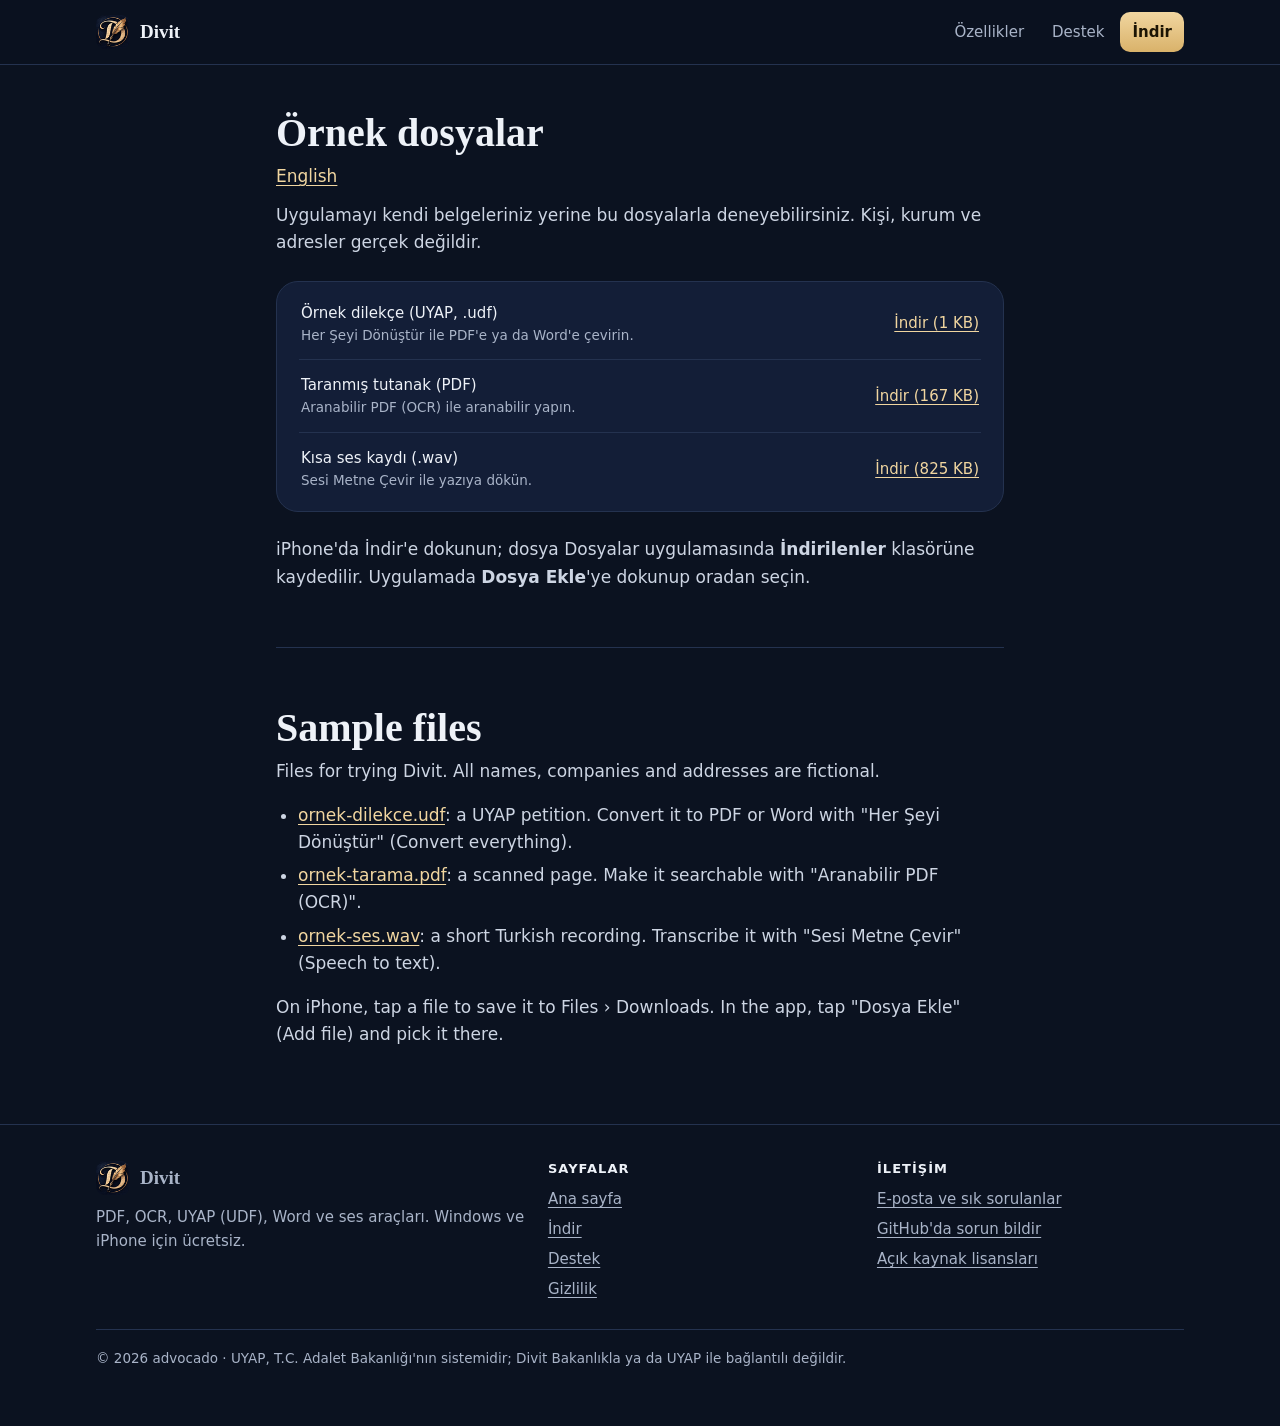
<file: ornek.html>
<!doctype html>
<html lang="tr">
<head>
<meta charset="utf-8">
<meta name="viewport" content="width=device-width, initial-scale=1">
<title>Örnek dosyalar · Divit</title>
<meta name="description" content="Divit'i denemek için örnek UYAP (UDF) dilekçesi, taranmış PDF ve ses kaydı.">
<meta name="theme-color" content="#0b1220">
<link rel="icon" href="img/simge-32.png" sizes="32x32">
<link rel="icon" href="img/simge-64.png" sizes="64x64">
<link rel="apple-touch-icon" href="img/simge-180.png">
<link rel="stylesheet" href="stil.css">
</head>
<body>
<header class="ust">
  <div class="kap">
    <a class="marka" href="./"><img src="img/simge-64.png" alt="" width="34" height="34"><span>Divit</span></a>
    <nav aria-label="Ana menü">
      <a class="genis" href="./#ozellikler">Özellikler</a>
      <a href="destek.html">Destek</a>
      <a class="indir-kisa" href="indir.html">İndir</a>
    </nav>
  </div>
</header>

<main class="kap yazi-sayfasi">
  <h1>Örnek dosyalar</h1>
  <p class="soluk"><a href="#en">English</a></p>
  <p>Uygulamayı kendi belgeleriniz yerine bu dosyalarla deneyebilirsiniz. Kişi, kurum ve adresler gerçek değildir.</p>

  <div class="platform">
    <ul class="secenekler">
      <li><span class="ad">Örnek dilekçe (UYAP, .udf)<small>Her Şeyi Dönüştür ile PDF'e ya da Word'e çevirin.</small></span>
        <a href="ornek/ornek-dilekce.udf" download>İndir (1 KB)</a></li>
      <li><span class="ad">Taranmış tutanak (PDF)<small>Aranabilir PDF (OCR) ile aranabilir yapın.</small></span>
        <a href="ornek/ornek-tarama.pdf" download>İndir (167 KB)</a></li>
      <li><span class="ad">Kısa ses kaydı (.wav)<small>Sesi Metne Çevir ile yazıya dökün.</small></span>
        <a href="ornek/ornek-ses.wav" download>İndir (825 KB)</a></li>
    </ul>
  </div>

  <p>iPhone'da İndir'e dokunun; dosya Dosyalar uygulamasında <b>İndirilenler</b> klasörüne kaydedilir. Uygulamada
    <b>Dosya Ekle</b>'ye dokunup oradan seçin.</p>

  <hr>

  <section id="en" lang="en">
    <h1>Sample files</h1>
    <p>Files for trying Divit. All names, companies and addresses are fictional.</p>
    <ul>
      <li><a href="ornek/ornek-dilekce.udf" download>ornek-dilekce.udf</a>: a UYAP petition. Convert it to PDF or Word
        with "Her Şeyi Dönüştür" (Convert everything).</li>
      <li><a href="ornek/ornek-tarama.pdf" download>ornek-tarama.pdf</a>: a scanned page. Make it searchable with
        "Aranabilir PDF (OCR)".</li>
      <li><a href="ornek/ornek-ses.wav" download>ornek-ses.wav</a>: a short Turkish recording. Transcribe it with
        "Sesi Metne Çevir" (Speech to text).</li>
    </ul>
    <p>On iPhone, tap a file to save it to Files › Downloads. In the app, tap "Dosya Ekle" (Add file) and pick it
      there.</p>
  </section>
</main>

<footer class="alt-bilgi">
  <div class="kap">
    <div>
      <a class="marka" href="./"><img src="img/simge-64.png" alt="" width="34" height="34"><span>Divit</span></a>
      <p class="tanim">PDF, OCR, UYAP (UDF), Word ve ses araçları. Windows ve iPhone için ücretsiz.</p>
    </div>
    <div>
      <h3>Sayfalar</h3>
      <ul>
        <li><a href="./">Ana sayfa</a></li>
        <li><a href="indir.html">İndir</a></li>
        <li><a href="destek.html">Destek</a></li>
        <li><a href="gizlilik.html">Gizlilik</a></li>
      </ul>
    </div>
    <div>
      <h3>İletişim</h3>
      <ul>
        <li><a href="destek.html#iletisim">E-posta ve sık sorulanlar</a></li>
        <li><a href="https://github.com/whosaidreal/divit/issues">GitHub'da sorun bildir</a></li>
        <li><a href="https://github.com/whosaidreal/divit/blob/main/THIRD_PARTY_NOTICES.txt">Açık kaynak lisansları</a></li>
      </ul>
    </div>
    <p class="yasal">© 2026 advocado · UYAP, T.C. Adalet Bakanlığı'nın sistemidir; Divit Bakanlıkla ya da UYAP
      ile bağlantılı değildir.</p>
  </div>
</footer>
</body>
</html>
</file>
<file: stil.css>
/* Divit tanıtım sitesi: bütün sayfaların ortak stili. Renkler uygulamanın Modern temasından. */
:root {
  --zemin: #0b1220;
  --zemin-2: #0f1a31;
  --kart: #131e37;
  --kenar: #24324f;
  --yazi: #eef2f8;
  --soluk: #a9b4c8;
  --altin: #d9b26a;
  --altin-acik: #f1d6a0;
  --mavi: #5b9bff;
  --yesil: #34c27a;
  --baslik: Georgia, "Iowan Old Style", "Palatino Linotype", Palatino, "Book Antiqua", serif;
  --govde: system-ui, -apple-system, "Segoe UI", Roboto, "Helvetica Neue", Arial, sans-serif;
  color-scheme: dark;
}
* { box-sizing: border-box; }
html { scroll-behavior: smooth; }
@media (prefers-reduced-motion: reduce) { html { scroll-behavior: auto; } }
body { margin: 0; background: var(--zemin); color: var(--yazi); font: 17px/1.6 var(--govde);
       -webkit-text-size-adjust: 100%; }
img { max-width: 100%; height: auto; display: block; }
a { color: var(--altin-acik); text-underline-offset: 3px; }
a:hover { color: #fff; }
:focus-visible { outline: 2px solid var(--altin); outline-offset: 3px; border-radius: 6px; }
h1, h2, h3 { font-family: var(--baslik); font-weight: 700; line-height: 1.2; margin: 0; }
p { margin: 0 0 12px; }
.kap { max-width: 1120px; margin: 0 auto; padding: 0 16px; }
.soluk { color: var(--soluk); }
.kucuk { font-size: 15px; }

/* üst çubuk */
.ust { border-bottom: 1px solid var(--kenar); background: rgba(11, 18, 32, 0.92); position: sticky; top: 0; z-index: 10;
       -webkit-backdrop-filter: blur(10px); backdrop-filter: blur(10px); }
.ust .kap { display: flex; align-items: center; justify-content: space-between; gap: 12px; height: 64px; }
.marka { display: flex; align-items: center; gap: 10px; color: var(--yazi); text-decoration: none; font-family: var(--baslik);
         font-weight: 700; font-size: 19px; white-space: nowrap; }
.marka img { width: 34px; height: 34px; border-radius: 9px; }
.ust nav { display: flex; align-items: center; gap: 4px; }
.ust nav a { color: var(--soluk); text-decoration: none; font-size: 15px; padding: 8px 12px; border-radius: 10px; }
.ust nav a:hover, .ust nav a[aria-current] { color: var(--yazi); background: var(--kart); }
.ust nav a.indir-kisa { color: #1b1404; background: linear-gradient(180deg, var(--altin-acik), var(--altin)); font-weight: 600; }
@media (max-width: 560px) { .ust nav .genis { display: none; } .marka { font-size: 17px; } .ust nav a { padding: 8px 10px; } }
@media (max-width: 420px) { .ust nav a:not(.indir-kisa) { display: none; } }

/* düğmeler */
.dugme { display: inline-flex; align-items: center; justify-content: center; gap: 10px; padding: 14px 24px;
         border-radius: 14px; font-weight: 650; font-size: 17px; text-decoration: none; line-height: 1.2;
         color: #1b1404; background: linear-gradient(180deg, var(--altin-acik), var(--altin));
         box-shadow: 0 8px 24px rgba(217, 178, 106, 0.25); }
.dugme:hover { color: #1b1404; filter: brightness(1.06); }
.dugme.ikincil { color: var(--yazi); background: transparent; border: 1px solid var(--kenar); box-shadow: none; }
.dugme.ikincil:hover { background: var(--kart); color: #fff; }
.dugme svg { width: 20px; height: 20px; flex: none; }

/* giriş */
.giris { padding: 64px 0 40px; background: radial-gradient(1200px 500px at 85% 0%, rgba(55, 92, 180, 0.28), transparent 60%); }
.giris .kap { display: grid; grid-template-columns: 1fr; gap: 40px; align-items: center; }
@media (min-width: 940px) { .giris .kap { grid-template-columns: 0.9fr 1.1fr; } }
.etiket { display: inline-block; font-size: 15px; letter-spacing: 0.02em; color: var(--altin); font-weight: 700;
          margin-bottom: 14px; }
.giris h1 { font-size: clamp(34px, 5vw, 52px); margin-bottom: 18px; }
.giris h1 em { font-style: normal; color: var(--altin-acik); }
.giris p.alt { font-size: 19px; color: #c9d2e1; max-width: 34em; margin-bottom: 26px; }
.dugmeler { display: flex; flex-wrap: wrap; gap: 12px; }
.guven { display: flex; flex-wrap: wrap; gap: 8px 18px; margin-top: 22px; font-size: 15px; color: var(--soluk); padding: 0;
         list-style: none; }
.guven li::before { content: "✓"; color: var(--yesil); font-weight: 700; margin-right: 7px; }
.vitrin { position: relative; padding-bottom: 36px; }
.vitrin .pc { border-radius: 14px; border: 1px solid var(--kenar); box-shadow: 0 30px 70px rgba(0, 0, 0, 0.55); }
.vitrin .telefon { position: absolute; right: -6px; bottom: 0; width: 25%; min-width: 108px; border-radius: 22px;
                   border: 5px solid #1d2638; box-shadow: 0 24px 50px rgba(0, 0, 0, 0.6); background: #000; }

/* bölümler */
.bolum { padding: 64px 0; }
.bolum.koyu { background: var(--zemin-2); border-top: 1px solid var(--kenar); border-bottom: 1px solid var(--kenar); }
.bolum-baslik { text-align: center; max-width: 640px; margin: 0 auto 36px; }
.bolum-baslik h2 { font-size: clamp(28px, 3.6vw, 38px); margin-bottom: 10px; }
.bolum-baslik p { color: var(--soluk); margin: 0; }
.cizgi { width: 110px; height: 2px; margin: 14px auto 0; background: linear-gradient(90deg, transparent, var(--altin), transparent); }

.izgara { display: grid; grid-template-columns: repeat(auto-fit, minmax(290px, 1fr)); gap: 20px; }
.kart { background: var(--kart); border: 1px solid var(--kenar); border-radius: 18px; overflow: hidden; display: flex;
        flex-direction: column; }
.kart img { width: 100%; aspect-ratio: 720 / 740; object-fit: cover; object-position: top; border-bottom: 1px solid var(--kenar); }
@media (max-width: 600px) { .kart img { aspect-ratio: 720 / 500; } }
.kart .metin { padding: 18px 20px 20px; }
.kart h3 { font-size: 21px; margin-bottom: 6px; }
.kart p { color: var(--soluk); font-size: 16px; margin: 0; }
.dipnot { text-align: center; color: var(--soluk); font-size: 14px; margin: 22px auto 0; max-width: 46em; }

.temalar { display: grid; grid-template-columns: 1fr; gap: 28px; align-items: center; }
@media (min-width: 860px) { .temalar { grid-template-columns: 0.8fr 1.2fr; } }
.temalar figure { margin: 0; }
.temalar img { border-radius: 12px; border: 1px solid var(--kenar); box-shadow: 0 18px 40px rgba(0, 0, 0, 0.45); }
.yan-baslik { font-size: clamp(26px, 3.4vw, 34px); margin-bottom: 12px; }

.ilkeler { display: grid; grid-template-columns: repeat(auto-fit, minmax(240px, 1fr)); gap: 20px; }
.ilke { padding: 22px; border-radius: 16px; border: 1px solid var(--kenar); background: var(--kart); }
.ilke svg { width: 30px; height: 30px; color: var(--altin); margin-bottom: 10px; }
.ilke h3 { font-size: 19px; margin-bottom: 6px; }
.ilke p { color: var(--soluk); font-size: 16px; margin: 0; }

.cagri { text-align: center; padding: 56px 16px; }
.cagri h2 { font-size: clamp(26px, 3.4vw, 34px); margin-bottom: 10px; }
.cagri p { color: var(--soluk); margin-bottom: 22px; }

/* indirme sayfası */
.indir-ust { text-align: center; padding: 56px 0 28px; background: radial-gradient(900px 420px at 50% 0%, rgba(55, 92, 180, 0.3), transparent 65%); }
.indir-ust img { width: 88px; height: 88px; border-radius: 22px; margin: 0 auto 18px; box-shadow: 0 16px 40px rgba(0, 0, 0, 0.5); }
.indir-ust h1 { font-size: clamp(30px, 4.4vw, 44px); margin-bottom: 10px; }
.indir-ust p { color: var(--soluk); margin: 0; }
.platform-bolumu { padding-top: 28px; }
.platformlar { display: grid; grid-template-columns: 1fr; gap: 20px; max-width: 900px; margin: 0 auto; }
@media (min-width: 780px) { .platformlar { grid-template-columns: 1.15fr 0.85fr; } }
.platform { position: relative; background: var(--kart); border: 1px solid var(--kenar); border-radius: 22px; padding: 26px; }
.platform .bas { display: flex; align-items: center; gap: 14px; margin-bottom: 20px; }
.platform .bas svg { width: 42px; height: 42px; color: var(--altin-acik); flex: none; }
.platform h2 { font-size: 26px; }
.platform .bas p { margin: 2px 0 0; font-size: 15px; color: var(--soluk); }
.platform .dugme { width: 100%; padding: 16px 20px; flex-direction: column; gap: 2px; }
.platform .dugme .ust-satir { display: inline-flex; align-items: center; gap: 10px; font-size: 19px; }
.platform .dugme small { font-weight: 500; font-size: 14px; opacity: 0.8; }
.secenekler { list-style: none; padding: 0; margin: 18px 0 0; border-top: 1px solid var(--kenar); }
.secenekler li { display: flex; justify-content: space-between; align-items: center; gap: 12px; padding: 13px 2px;
                 border-bottom: 1px solid var(--kenar); font-size: 15px; }
.secenekler li:last-child { border-bottom: 0; padding-bottom: 0; }
.secenekler .ad { color: var(--yazi); }
.secenekler a { white-space: nowrap; }
.secenekler .ad small { display: block; color: var(--soluk); font-size: 13.5px; }
.kapali { width: 100%; text-align: center; padding: 16px 20px; border-radius: 14px; border: 1px dashed var(--kenar);
          color: var(--soluk); font-weight: 600; }
.sizin { display: none; position: absolute; top: -12px; right: 20px; font-size: 12.5px; font-weight: 700;
         color: #062b17; background: var(--yesil); border-radius: 999px; padding: 4px 12px; }
html[data-cihaz="windows"] .platform.windows .sizin, html[data-cihaz="iphone"] .platform.iphone .sizin { display: inline-block; }
html[data-cihaz="windows"] .platform.windows, html[data-cihaz="iphone"] .platform.iphone { border-color: rgba(217, 178, 106, 0.6); }
html[data-cihaz="iphone"] .platform.iphone { order: -1; }
.baska-cihaz { display: none; text-align: center; color: var(--soluk); font-size: 15px; margin: 18px auto 0; }
html[data-cihaz="diger"] .baska-cihaz { display: block; }

.adimlar { display: grid; grid-template-columns: 1fr; gap: 20px; counter-reset: adim; }
@media (min-width: 860px) { .adimlar { grid-template-columns: repeat(3, 1fr); } }
.adim { background: var(--kart); border: 1px solid var(--kenar); border-radius: 18px; padding: 22px; }
.adim .no { width: 34px; height: 34px; border-radius: 50%; display: grid; place-items: center; font-weight: 700;
            color: #1b1404; background: var(--altin); margin-bottom: 12px; }
.adim h3 { font-size: 20px; margin-bottom: 6px; }
.adim p { color: var(--soluk); font-size: 16px; margin: 0; }
.adim b { color: var(--yazi); }
/* Windows uyarısının sade çizimi (gerçek pencerenin kopyası değil) */
.uyari-cizim { margin-top: 16px; border-radius: 10px; background: #1f5fa8; color: #fff; padding: 14px 14px 12px; font-size: 13.5px;
               line-height: 1.4; box-shadow: 0 10px 26px rgba(0, 0, 0, 0.35); }
.uyari-cizim .b { font-size: 15.5px; font-weight: 600; margin-bottom: 6px; }
.uyari-cizim .link { text-decoration: underline; display: inline-block; margin-top: 6px; }
.uyari-cizim .dugmeler { justify-content: flex-end; margin-top: 12px; gap: 8px; }
.uyari-cizim .d { border: 1px solid rgba(255, 255, 255, 0.7); padding: 4px 12px; border-radius: 4px; font-size: 13px; }
.uyari-cizim .isaret { outline: 2px solid var(--altin-acik); outline-offset: 2px; border-radius: 3px; }
.uyari-cizim .dugmeler { align-items: center; }
.uyari-cizim .sira { display: inline-grid; place-items: center; width: 20px; height: 20px; border-radius: 50%;
                     background: var(--altin); color: #1b1404; font-size: 12px; font-weight: 700; margin-right: 6px;
                     vertical-align: middle; }
.notlar { max-width: 900px; margin: 0 auto; display: grid; gap: 12px; }
.not { display: flex; gap: 12px; align-items: flex-start; border: 1px solid var(--kenar); background: var(--kart);
       border-radius: 14px; padding: 14px 16px; font-size: 15.5px; color: var(--soluk); }
.not svg { width: 22px; height: 22px; flex: none; color: var(--altin); margin-top: 2px; }
.not b { color: var(--yazi); }

/* metin sayfaları (destek, gizlilik) */
.yazi-sayfasi { max-width: 760px; padding-top: 44px; padding-bottom: 64px; }
.yazi-sayfasi h1 { font-size: clamp(30px, 4vw, 40px); margin-bottom: 6px; }
.yazi-sayfasi h2 { font-size: 23px; margin: 36px 0 10px; color: var(--altin-acik); }
.yazi-sayfasi p, .yazi-sayfasi li { color: #cdd5e3; }
.yazi-sayfasi ul, .yazi-sayfasi ol { padding-left: 22px; }
.yazi-sayfasi li { margin-bottom: 6px; }
.yazi-sayfasi hr { border: 0; border-top: 1px solid var(--kenar); margin: 56px 0; }
details { border: 1px solid var(--kenar); border-radius: 14px; background: var(--kart); padding: 0 18px; margin: 10px 0; }
details summary { cursor: pointer; padding: 15px 0; font-weight: 600; color: var(--yazi); list-style: none; position: relative;
                  padding-right: 28px; }
details summary::-webkit-details-marker { display: none; }
details summary::after { content: "+"; position: absolute; right: 2px; top: 12px; font-size: 22px; color: var(--altin); }
details[open] summary::after { content: "–"; }
details > :not(summary) { margin-top: 0; }
details > p:last-child, details > ul:last-child { padding-bottom: 14px; }
.iletisim { margin-top: 26px; padding: 20px; border-radius: 16px; border: 1px solid rgba(217, 178, 106, 0.45);
            background: rgba(217, 178, 106, 0.07); }
.iletisim p { margin: 0; }
/* örnek dosyalar: indirme listesi metin sayfasında */
.yazi-sayfasi .platform { margin: 24px 0; padding: 6px 22px 20px; }
.yazi-sayfasi .secenekler { padding-left: 0; margin-top: 0; border-top: 0; }
.yazi-sayfasi .secenekler li { margin-bottom: 0; }

/* alt bilgi */
.alt-bilgi { border-top: 1px solid var(--kenar); padding: 36px 0 44px; font-size: 15px; color: var(--soluk); }
.alt-bilgi .kap { display: grid; gap: 22px; grid-template-columns: 1fr; }
@media (min-width: 760px) { .alt-bilgi .kap { grid-template-columns: 1.4fr 1fr 1fr; } }
.alt-bilgi h3 { font-family: var(--govde); font-size: 13px; letter-spacing: 0.08em; text-transform: uppercase; color: var(--yazi);
                margin-bottom: 10px; }
.alt-bilgi ul { list-style: none; padding: 0; margin: 0; }
.alt-bilgi li { margin-bottom: 6px; }
.alt-bilgi a { color: var(--soluk); }
.alt-bilgi a:hover { color: var(--yazi); }
.alt-bilgi .tanim { margin-top: 10px; }
.alt-bilgi .yasal { grid-column: 1 / -1; border-top: 1px solid var(--kenar); padding-top: 18px; font-size: 13.5px; }
.ingilizce { border-top: 1px solid var(--kenar); padding: 36px 0; color: var(--soluk); font-size: 15.5px; }
.ingilizce h2 { font-size: 22px; color: var(--yazi); margin-bottom: 8px; }
</file>
